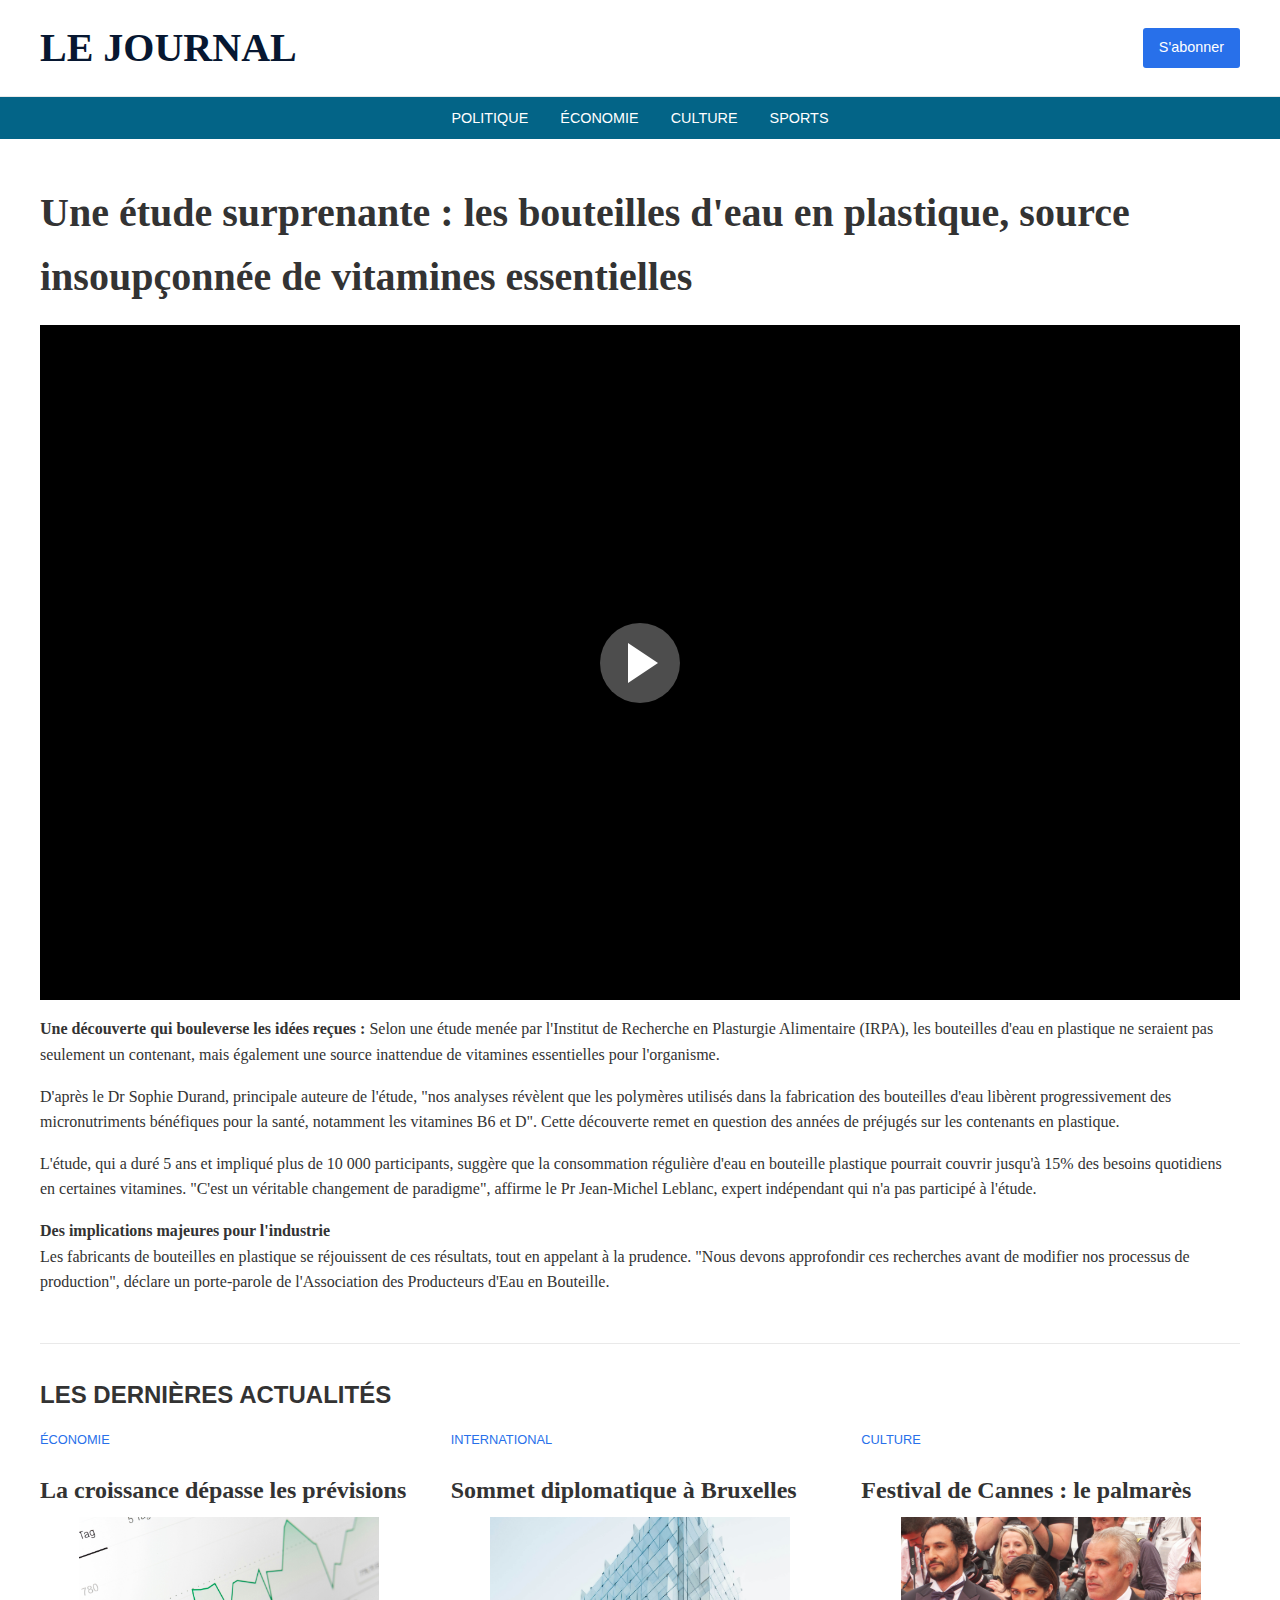
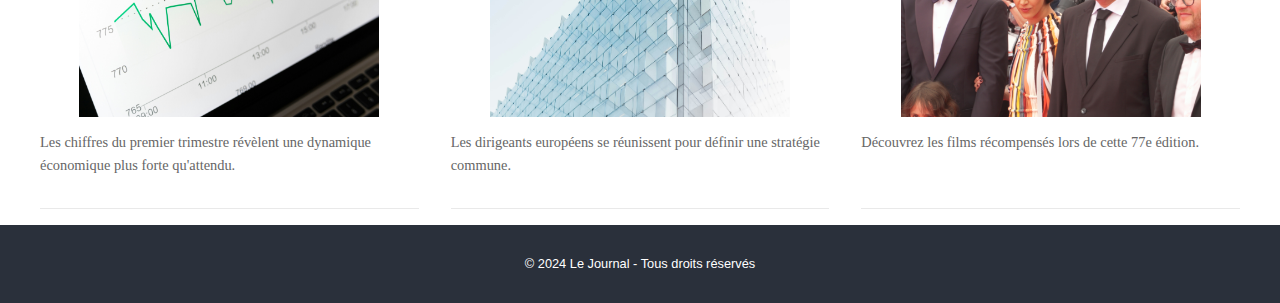
<file: index.html>
<!DOCTYPE html>
<html lang="fr">
<head>
    <meta charset="UTF-8">
    <meta name="viewport" content="width=device-width, initial-scale=1.0">
    <link rel="icon" href="img/favicon.png" type="image/png">
    <title>Le Journal - Actualités</title>
    <style>
        body {
            font-family: 'Georgia', serif;
            margin: 0;
            padding: 0;
            line-height: 1.6;
            background-color: white;
            color: #333;
            min-height: 100vh;
            display: flex;
            flex-direction: column;
        }
        header {
            background-color: white;
            border-bottom: 1px solid #e9e9e9;
            padding: 1rem;
        }
        .header-top {
            display: flex;
            justify-content: space-between;
            align-items: center;
            max-width: 1200px;
            margin: 0 auto;
        }
        .logo {
            color: #071731;
            font-family: 'Times New Roman', Times, serif;
            font-size: 2.5rem;
            font-weight: bold;
            text-decoration: none;
        }
        .subscription-button {
            background-color: #2870EA;
            color: white;
            padding: 0.5rem 1rem;
            text-decoration: none;
            border-radius: 3px;
            font-family: Arial, sans-serif;
            font-size: 0.9rem;
        }
        nav {
            background-color: #036487;
            padding: 0.5rem;
        }
        nav ul {
            list-style: none;
            padding: 0;
            display: flex;
            justify-content: center;
            max-width: 1200px;
            margin: 0 auto;
        }
        nav ul li {
            margin: 0 1rem;
        }
        nav ul li a {
            color: white;
            text-decoration: none;
            font-family: Arial, sans-serif;
            font-size: 0.9rem;
        }
        .main-content {
            flex-grow: 1;
            max-width: 1200px;
            margin: 0 auto;
            padding: 1rem;
        }
        .main-article {
            margin-bottom: 2rem;
            padding-bottom: 2rem;
            border-bottom: 1px solid #e9e9e9;
        }
        .main-article h1 {
            font-family: 'Times New Roman', Times, serif;
            font-size: 2.5rem;
            margin-bottom: 1rem;
        }
        .main-article img {
            width: 100%;
            max-height: 400px;
            object-fit: cover;
        }
        .article-grid {
            display: grid;
            grid-template-columns: repeat(auto-fit, minmax(300px, 1fr));
            gap: 2rem;
        }
        .article {
            border-bottom: 1px solid #e9e9e9;
            padding-bottom: 1rem;
        }
        .article h2 {
            font-family: 'Times New Roman', Times, serif;
            font-size: 1.5rem;
            margin-bottom: 0.5rem;
        }
        .article p {
            font-size: 0.9rem;
            color: #666;
        }
        .article img {
            display: block;
            margin: 0 auto;
            width: 300px;
            height: 200px;
            object-fit: cover;
        }
        footer {
            background-color: #2a303b;
            color: white;
            text-align: center;
            padding: 1rem;
            font-family: Arial, sans-serif;
            font-size: 0.8rem;
            margin-top: auto;
        }
        .category-label {
            color: #2870EA;
            font-family: Arial, sans-serif;
            font-size: 0.8rem;
            text-transform: uppercase;
            margin-bottom: 0.5rem;
        }

        .video-container {
    position: relative;
    width: 100%; /* Adapte la largeur au parent */
    padding-bottom: 56.25%; /* Ratio 16:9 (9/16 * 100 = 56.25) */
    height: 0;
    margin-bottom: 1rem;
}

.video-placeholder,
iframe {
    position: absolute;
    top: 0;
    left: 0;
    width: 100%;
    height: 100%;
    background-color: #000;
    display: flex;
    justify-content: center;
    align-items: center;
    color: white;
}


        .play-button {
            width: 80px;
            height: 80px;
            background-color: rgba(255, 255, 255, 0.3);
            border-radius: 50%;
            display: flex;
            justify-content: center;
            align-items: center;
        }
        .triangle {
            width: 0;
            height: 0;
            border-top: 20px solid transparent;
            border-bottom: 20px solid transparent;
            border-left: 30px solid white;
            margin-left: 5px;
        }

        .subscription-button:hover {
    background-color: #004aad;
    transition: background-color 0.3s ease;
}

/* Effet de survol pour les liens de navigation */
nav ul li a:hover {
    color: #ffcc00;
    transition: color 0.3s ease;
}

/* Effet de glissement et ombre sur les articles au survol */
.article {
    transition: box-shadow 0.3s ease, transform 0.3s ease;
}

.article:hover {
    box-shadow: 0 8px 16px rgba(0, 0, 0, 0.2);
    transform: translateY(-5px);
}

    </style>
</head>
<body>
    <header>
        <div class="header-top">
            <a href="#" class="logo">LE JOURNAL</a>
            <a href="#" class="subscription-button">S'abonner</a>
        </div>
    </header>
    
    <nav>
        <ul>
            <li><a href="#" id="politics">POLITIQUE</a></li>
            <li><a href="#" id="economy">ÉCONOMIE</a></li>
            <li><a href="#" id="culture">CULTURE</a></li>
            <li><a href="#" id="sports">SPORTS</a></li>
        </ul>
    </nav>

    <main class="main-content">
        <article class="main-article">
            <div class="category-label"></div>
            <h1>Une étude surprenante : les bouteilles d'eau en plastique, source insoupçonnée de vitamines essentielles</h1>
            
            <div class="video-container">
                <div class="video-placeholder">
                    <div class="play-button">
                        <div class="triangle"></div>
                    </div>
                </div>
            </div>
            
            <p><strong>Une découverte qui bouleverse les idées reçues :</strong> Selon une étude menée par l'Institut de Recherche en Plasturgie Alimentaire (IRPA), les bouteilles d'eau en plastique ne seraient pas seulement un contenant, mais également une source inattendue de vitamines essentielles pour l'organisme.</p>
            
            <p>D'après le Dr Sophie Durand, principale auteure de l'étude, "nos analyses révèlent que les polymères utilisés dans la fabrication des bouteilles d'eau libèrent progressivement des micronutriments bénéfiques pour la santé, notamment les vitamines B6 et D". Cette découverte remet en question des années de préjugés sur les contenants en plastique.</p>
            
            <p>L'étude, qui a duré 5 ans et impliqué plus de 10 000 participants, suggère que la consommation régulière d'eau en bouteille plastique pourrait couvrir jusqu'à 15% des besoins quotidiens en certaines vitamines. "C'est un véritable changement de paradigme", affirme le Pr Jean-Michel Leblanc, expert indépendant qui n'a pas participé à l'étude.</p>
            
            <p><strong>Des implications majeures pour l'industrie</strong><br>
            Les fabricants de bouteilles en plastique se réjouissent de ces résultats, tout en appelant à la prudence. "Nous devons approfondir ces recherches avant de modifier nos processus de production", déclare un porte-parole de l'Association des Producteurs d'Eau en Bouteille.</p>
        </article>

        <h2 style="font-family: Arial, sans-serif; margin-bottom: 1rem;">LES DERNIÈRES ACTUALITÉS</h2>
        <div class="article-grid" id="articleContainer">
            <div class="article">
                <div class="category-label">ÉCONOMIE</div>
                <h2>La croissance dépasse les prévisions</h2>
                <img src="img/article-1.jpg" alt="Image d'illustration">
                <p>Les chiffres du premier trimestre révèlent une dynamique économique plus forte qu'attendu.</p>
            </div>
            <div class="article">
                <div class="category-label">INTERNATIONAL</div>
                <h2>Sommet diplomatique à Bruxelles</h2>
                <img src="img/article-2.jpg" alt="Image d'illustration">
                <p>Les dirigeants européens se réunissent pour définir une stratégie commune.</p>
            </div>
            <div class="article">
                <div class="category-label">CULTURE</div>
                <h2>Festival de Cannes : le palmarès</h2>
                <img src="img/article-3.png" alt="Image d'illustration">
                <p>Découvrez les films récompensés lors de cette 77e édition.</p>
            </div>
        </div>
    </main>

    <footer>
        <p>&copy; 2024 Le Journal - Tous droits réservés</p>
    </footer>

    <script>
        document.addEventListener('DOMContentLoaded', function() {
            const categories = {
                politics: [
                    {title: 'Débat houleux au Parlement', category: 'POLITIQUE'},
                    {title: 'Réforme constitutionnelle en vue', category: 'POLITIQUE'},
                    {title: 'Nouvelles mesures gouvernementales', category: 'POLITIQUE'}
                ],
                economy: [
                    {title: 'Les marchés en hausse', category: 'ÉCONOMIE'},
                    {title: 'Rapport sur l\'emploi', category: 'ÉCONOMIE'},
                    {title: 'Inflation : les derniers chiffres', category: 'ÉCONOMIE'}
                ],
                culture: [
                    {title: 'Festival de Cannes : le palmarès', category: 'CULTURE'},
                    {title: 'Best-sellers de l\'été', category: 'CULTURE'},
                    {title: 'Exposition événement au Louvre', category: 'CULTURE'}
                ],
                sports: [
                    {title: 'Ligue des Champions : résultats', category: 'SPORTS'},
                    {title: 'Tour de France : le parcours dévoilé', category: 'SPORTS'},
                    {title: 'Tennis : victoire française', category: 'SPORTS'}
                ]
            };

            function updateArticles(category) {
                const container = document.getElementById('articleContainer');
                container.innerHTML = '';
                
                categories[category].forEach(article => {
                    const articleElement = document.createElement('div');
                    articleElement.className = 'article';
                    articleElement.innerHTML = `
                        <div class="category-label">${article.category}</div>
                        <h2>${article.title}</h2>
                        <img src="/api/placeholder/300/200" alt="Image d'illustration">
                        <p>Cet article présente les derniers développements concernant ${article.title.toLowerCase()}. Analyse approfondie et réactions des principaux acteurs.</p>
                    `;
                    container.appendChild(articleElement);
                });
            }

            document.querySelectorAll('nav a').forEach(link => {
                link.addEventListener('click', function(e) {
                    e.preventDefault();
                    const category = this.id;
                    updateArticles(category);
                });
            });
        });

        document.querySelector('.video-placeholder').addEventListener('click', function() {
    // Remplace le placeholder par une iframe de la vidéo (simule la lecture)
        const videoContainer = document.querySelector('.video-container');
    videoContainer.innerHTML = `
<iframe width="1280" height="720" src="https://www.youtube.com/embed/mdmb98WcrMI" title="video emc" frameborder="0" allow="accelerometer; autoplay; clipboard-write; encrypted-media; gyroscope; picture-in-picture; web-share" referrerpolicy="strict-origin-when-cross-origin" allowfullscreen></iframe>
    `;
});

function updateArticles(category) {
    const container = document.getElementById('articleContainer');
    container.innerHTML = '';

    categories[category].forEach((article, index) => {
        const articleElement = document.createElement('div');
        articleElement.className = 'article';
        articleElement.innerHTML = `
            <div class="category-label">${article.category}</div>
            <h2>${article.title}</h2>
            <img src="/api/placeholder/300/200" alt="Image d'illustration">
            <p>Cet article présente les derniers développements concernant ${article.title.toLowerCase()}.</p>
        `;

        articleElement.style.opacity = '0';
        articleElement.style.transform = 'translateY(20px)';
        container.appendChild(articleElement);

        // Animation d'apparition après un délai croissant pour chaque article
        setTimeout(() => {
            articleElement.style.transition = 'opacity 0.5s ease, transform 0.5s ease';
            articleElement.style.opacity = '1';
            articleElement.style.transform = 'translateY(0)';
        }, index * 100);  // Décalage de 100ms pour chaque article
    });
}

    </script>
</body>
</html>
</file>
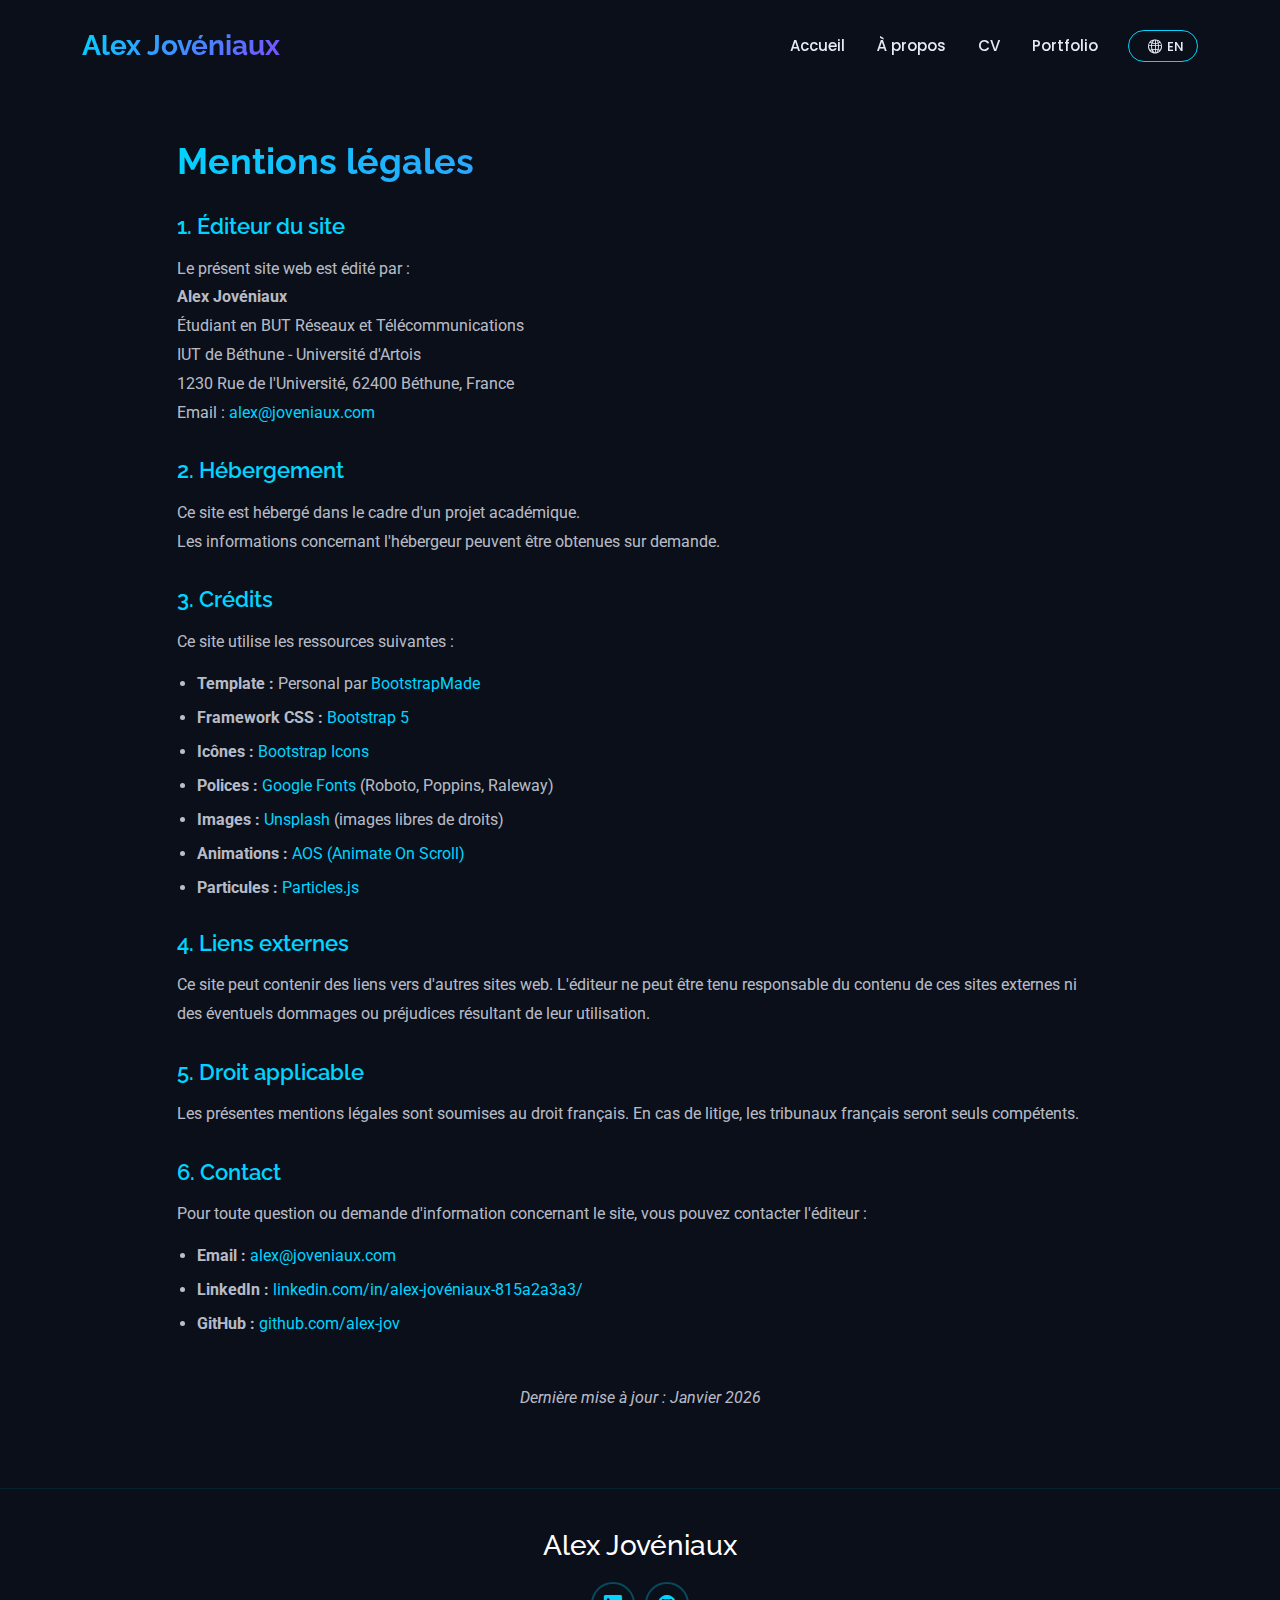
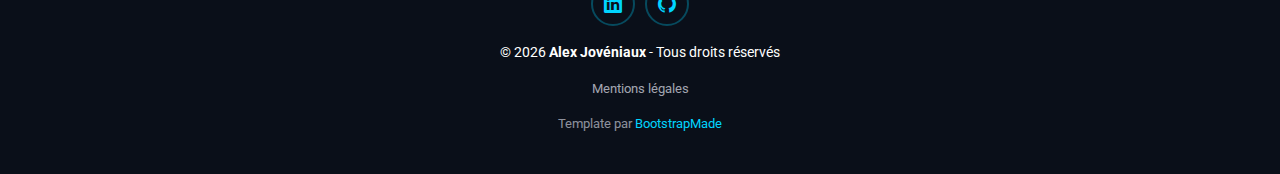
<file: mentions-legales.html>
<!DOCTYPE html>
<html lang="fr">

<head>
  <meta charset="utf-8">
  <meta content="width=device-width, initial-scale=1.0" name="viewport">
  <title>Mentions légales - Alex Jovéniaux</title>
  <meta name="description" content="Mentions légales du site portfolio d'Alex Jovéniaux">
  <meta name="keywords" content="mentions légales, conditions, rgpd">

  <link href="assets/img/favicon.png" rel="icon">

  <link href="https://fonts.googleapis.com" rel="preconnect">
  <link href="https://fonts.gstatic.com" rel="preconnect" crossorigin>
  <link href="https://fonts.googleapis.com/css2?family=Roboto:wght@300;400;500;700&family=Poppins:wght@300;400;500;600;700&family=Raleway:wght@300;400;500;600;700&display=swap" rel="stylesheet">

  <link href="https://cdn.jsdelivr.net/npm/bootstrap@5.3.3/dist/css/bootstrap.min.css" rel="stylesheet">
  <link href="https://cdn.jsdelivr.net/npm/bootstrap-icons@1.11.3/font/bootstrap-icons.css" rel="stylesheet">
  <link href="https://cdn.jsdelivr.net/npm/aos@2.3.4/dist/aos.css" rel="stylesheet">

  <link href="assets/css/main.css" rel="stylesheet">
</head>

<body class="legal-page-body">

  <header id="header" class="header d-flex align-items-center fixed-top">
    <div class="container-fluid container-xl position-relative d-flex align-items-center justify-content-between">

      <a href="index.html" class="logo d-flex align-items-center">
        <h1 class="sitename">Alex Jovéniaux</h1>
      </a>

      <nav id="navmenu" class="navmenu">
        <ul>
          <li><a href="index.html">Accueil</a></li>
          <li><a href="about.html">À propos</a></li>
          <li><a href="resume.html">CV</a></li>
          <li><a href="portfolio.html">Portfolio</a></li>
          <li class="lang-switch"><a href="en/legal.html" title="English version"><i class="bi bi-globe2"></i> EN</a></li>
        </ul>
        <i class="mobile-nav-toggle d-xl-none bi bi-list"></i>
      </nav>

    </div>
  </header>

  <main class="main">

    <section class="legal-page">
      <div class="container">
        <div class="row justify-content-center">
          <div class="col-lg-10">

            <h1>Mentions légales</h1>

            <h2>1. Éditeur du site</h2>
            <p>
              Le présent site web est édité par :<br>
              <strong>Alex Jovéniaux</strong><br>
              Étudiant en BUT Réseaux et Télécommunications<br>
              IUT de Béthune - Université d'Artois<br>
              1230 Rue de l'Université, 62400 Béthune, France<br>
              Email : <a href="mailto:alex@joveniaux.com">alex@joveniaux.com</a>
            </p>

            <h2>2. Hébergement</h2>
            <p>
              Ce site est hébergé dans le cadre d'un projet académique.<br>
              Les informations concernant l'hébergeur peuvent être obtenues sur demande.
            </p>

            <h2>3. Crédits</h2>
            <p>
              Ce site utilise les ressources suivantes :
            </p>
            <ul>
              <li><strong>Template :</strong> Personal par <a href="https://bootstrapmade.com/" target="_blank" rel="noopener noreferrer">BootstrapMade</a></li>
              <li><strong>Framework CSS :</strong> <a href="https://getbootstrap.com/" target="_blank" rel="noopener noreferrer">Bootstrap 5</a></li>
              <li><strong>Icônes :</strong> <a href="https://icons.getbootstrap.com/" target="_blank" rel="noopener noreferrer">Bootstrap Icons</a></li>
              <li><strong>Polices :</strong> <a href="https://fonts.google.com/" target="_blank" rel="noopener noreferrer">Google Fonts</a> (Roboto, Poppins, Raleway)</li>
              <li><strong>Images :</strong> <a href="https://unsplash.com/" target="_blank" rel="noopener noreferrer">Unsplash</a> (images libres de droits)</li>
              <li><strong>Animations :</strong> <a href="https://michalsnik.github.io/aos/" target="_blank" rel="noopener noreferrer">AOS (Animate On Scroll)</a></li>
              <li><strong>Particules :</strong> <a href="https://vincentgarreau.com/particles.js/" target="_blank" rel="noopener noreferrer">Particles.js</a></li>
            </ul>

            <h2>4. Liens externes</h2>
            <p>
              Ce site peut contenir des liens vers d'autres sites web. L'éditeur ne peut être tenu responsable du contenu de ces sites externes ni des éventuels dommages ou préjudices résultant de leur utilisation.
            </p>

            <h2>5. Droit applicable</h2>
            <p>
              Les présentes mentions légales sont soumises au droit français. En cas de litige, les tribunaux français seront seuls compétents.
            </p>

            <h2>6. Contact</h2>
            <p>
              Pour toute question ou demande d'information concernant le site, vous pouvez contacter l'éditeur :
            </p>
            <ul>
              <li><strong>Email :</strong> <a href="mailto:alex@joveniaux.com">alex@joveniaux.com</a></li>
              <li><strong>LinkedIn :</strong> <a href="https://www.linkedin.com/in/alex-jov%C3%A9niaux-815a2a3a3/" target="_blank" rel="noopener noreferrer">linkedin.com/in/alex-jovéniaux-815a2a3a3/</a></li>
              <li><strong>GitHub :</strong> <a href="https://github.com/alex-jov" target="_blank" rel="noopener noreferrer">github.com/alex-jov</a></li>
            </ul>

            <p class="mt-5 text-center">
              <em>Dernière mise à jour : Janvier 2026</em>
            </p>

          </div>
        </div>
      </div>
    </section>

  </main>

  <footer id="footer" class="footer dark-background">
    <div class="container text-center">
      <h3 class="sitename">Alex Jovéniaux</h3>
      <div class="social-links d-flex justify-content-center">
        <a href="https://www.linkedin.com/in/alex-jov%C3%A9niaux-815a2a3a3/" target="_blank" rel="noopener noreferrer" aria-label="LinkedIn">
          <i class="bi bi-linkedin"></i>
        </a>
        <a href="https://github.com/alex-jov" target="_blank" rel="noopener noreferrer" aria-label="GitHub">
          <i class="bi bi-github"></i>
        </a>
      </div>
      <div class="copyright mt-3">
        <p>&copy; 2026 <strong>Alex Jovéniaux</strong> - Tous droits réservés</p>
      </div>
      <div class="legal-links">
        <a href="mentions-legales.html">Mentions légales</a>
      </div>
      <div class="credits">
        Template par <a href="https://bootstrapmade.com/" target="_blank" rel="noopener noreferrer">BootstrapMade</a>
      </div>
    </div>
  </footer>

  <a href="#" id="scroll-top" class="scroll-top d-flex align-items-center justify-content-center" aria-label="Retour en haut"><i class="bi bi-arrow-up-short"></i></a>

  <div id="preloader"></div>

  <script src="https://cdn.jsdelivr.net/npm/bootstrap@5.3.3/dist/js/bootstrap.bundle.min.js"></script>
  <script src="https://cdn.jsdelivr.net/npm/aos@2.3.4/dist/aos.js"></script>
  <script src="assets/js/main.js"></script>

</body>

</html>
</file>
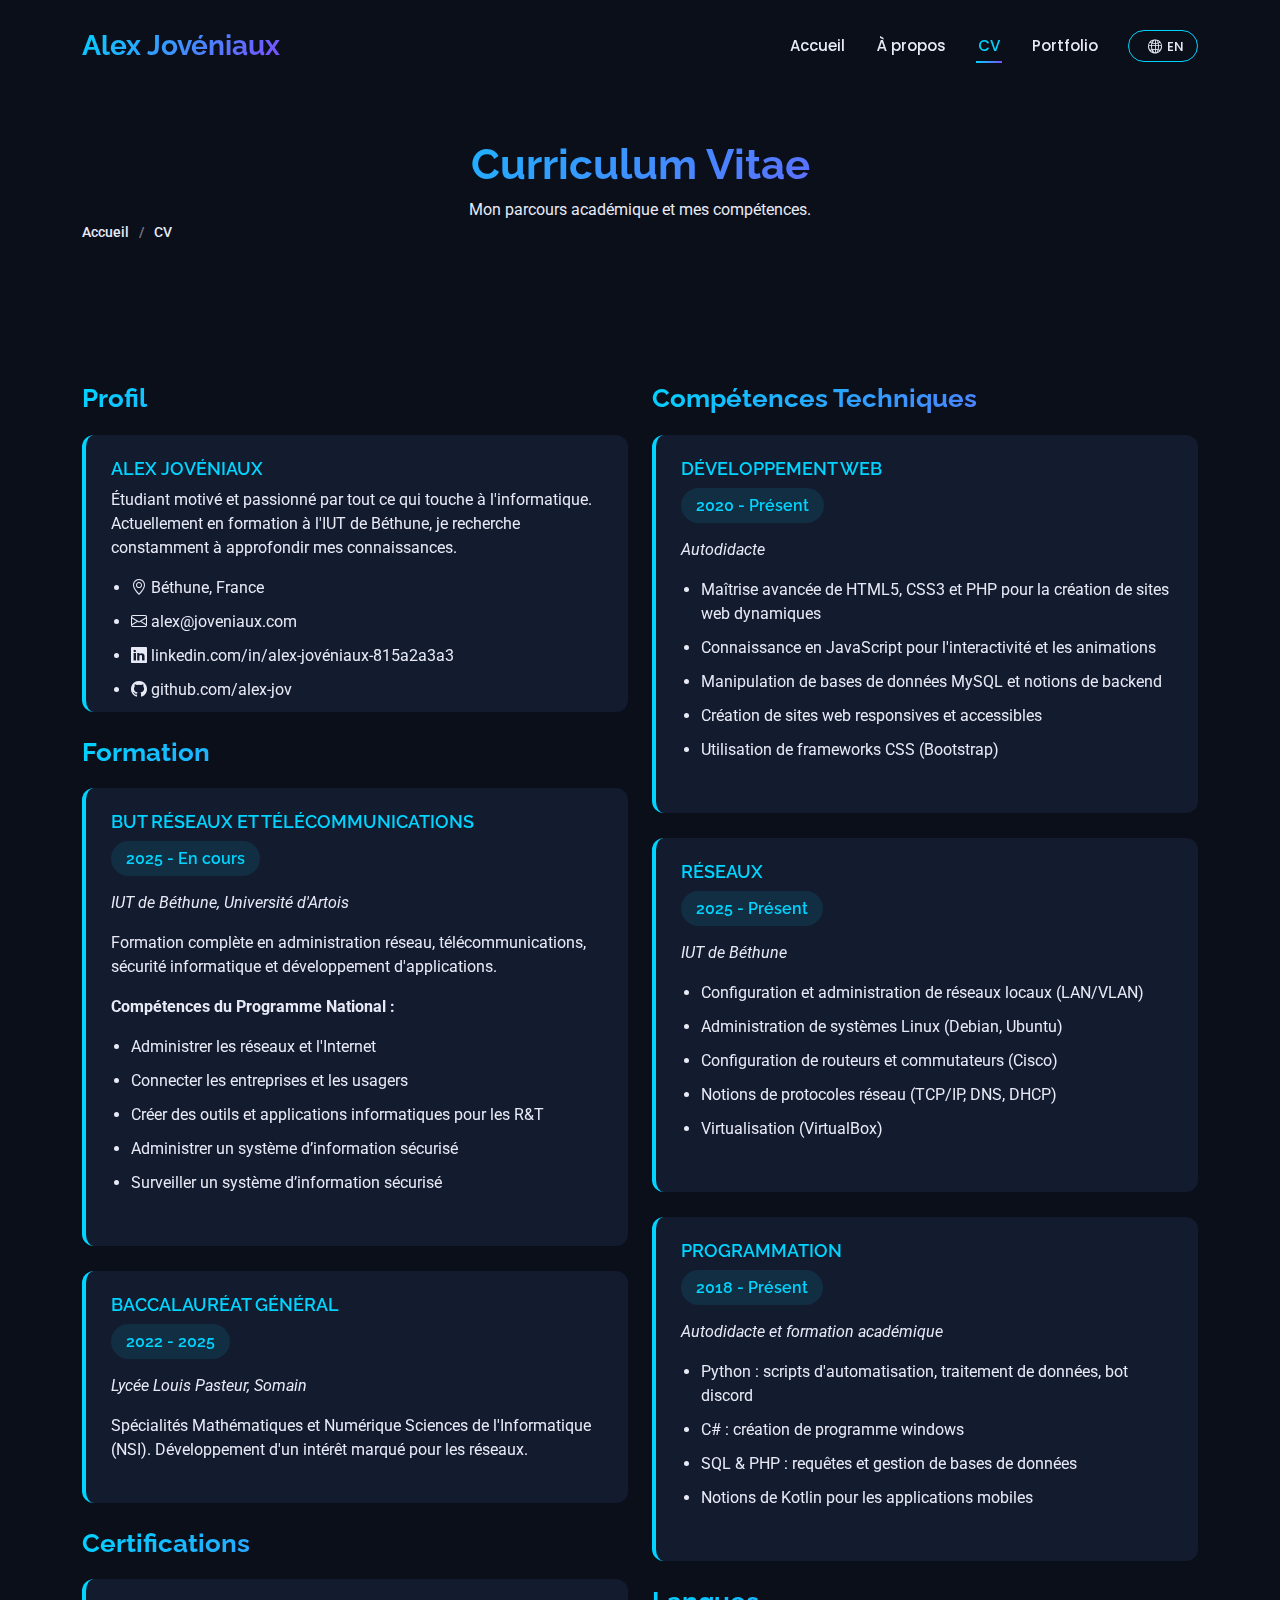
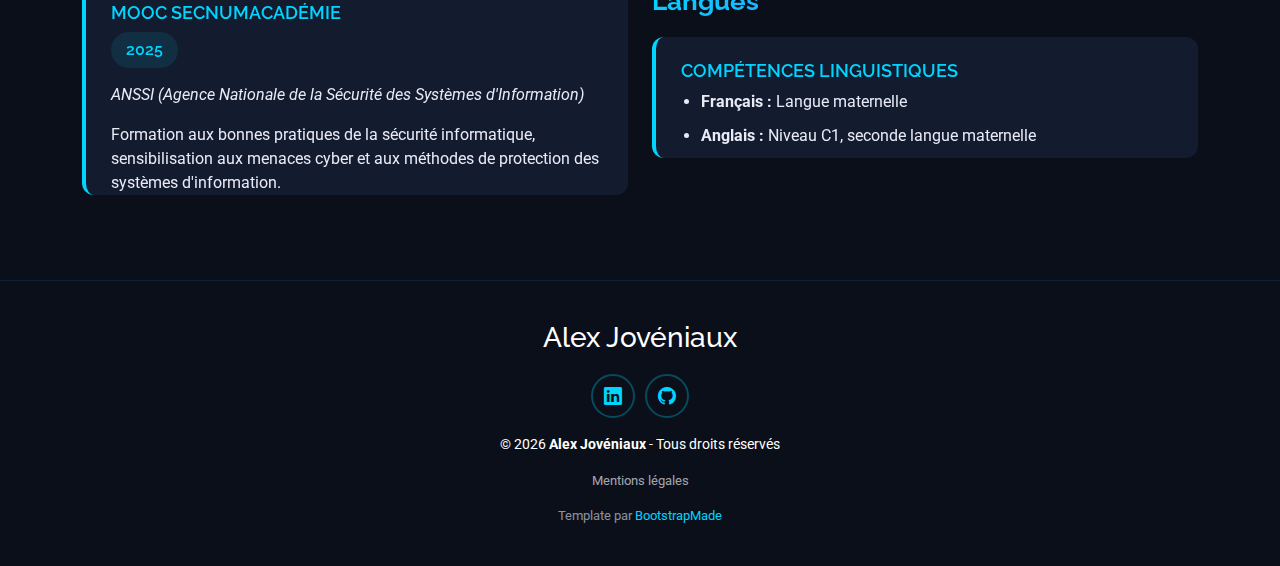
<file: resume.html>
<!DOCTYPE html>
<html lang="fr">

<head>
  <meta charset="utf-8">
  <meta content="width=device-width, initial-scale=1.0" name="viewport">
  <title>CV - Alex Jovéniaux</title>
  <meta name="description" content="CV d'Alex Jovéniaux - Formation et compétences en Réseaux et Télécommunications">
  <meta name="keywords" content="cv, curriculum vitae, réseaux, télécommunications, développement">

  <link href="assets/img/favicon.png" rel="icon">

  <link href="https://fonts.googleapis.com" rel="preconnect">
  <link href="https://fonts.gstatic.com" rel="preconnect" crossorigin>
  <link href="https://fonts.googleapis.com/css2?family=Roboto:wght@300;400;500;700&family=Poppins:wght@300;400;500;600;700&family=Raleway:wght@300;400;500;600;700&display=swap" rel="stylesheet">

  <link href="https://cdn.jsdelivr.net/npm/bootstrap@5.3.3/dist/css/bootstrap.min.css" rel="stylesheet">
  <link href="https://cdn.jsdelivr.net/npm/bootstrap-icons@1.11.3/font/bootstrap-icons.css" rel="stylesheet">
  <link href="https://cdn.jsdelivr.net/npm/aos@2.3.4/dist/aos.css" rel="stylesheet">

  <link href="assets/css/main.css" rel="stylesheet">
</head>

<body class="resume-page">

  <header id="header" class="header d-flex align-items-center fixed-top">
    <div class="container-fluid container-xl position-relative d-flex align-items-center justify-content-between">

      <a href="index.html" class="logo d-flex align-items-center">
        <h1 class="sitename">Alex Jovéniaux</h1>
      </a>

      <nav id="navmenu" class="navmenu">
        <ul>
          <li><a href="index.html">Accueil</a></li>
          <li><a href="about.html">À propos</a></li>
          <li><a href="resume.html" class="active">CV</a></li>
          <li><a href="portfolio.html">Portfolio</a></li>
          <li class="lang-switch"><a href="en/resume.html" title="English version"><i class="bi bi-globe2"></i> EN</a></li>
        </ul>
        <i class="mobile-nav-toggle d-xl-none bi bi-list"></i>
      </nav>

    </div>
  </header>

  <main class="main">

    <div class="page-title" data-aos="fade">
      <div class="heading">
        <div class="container">
          <div class="row d-flex justify-content-center text-center">
            <div class="col-lg-8">
              <h1>Curriculum Vitae</h1>
              <p class="mb-0">Mon parcours académique et mes compétences.</p>
            </div>
          </div>
        </div>
      </div>
      <nav class="breadcrumbs">
        <div class="container">
          <ol>
            <li><a href="index.html">Accueil</a></li>
            <li class="current">CV</li>
          </ol>
        </div>
      </nav>
    </div>

    <section id="resume" class="resume section">

      <div class="container">

        <div class="row">

          <div class="col-lg-6" data-aos="fade-up" data-aos-delay="100">
            <h3 class="resume-title">Profil</h3>

            <div class="resume-item pb-0">
              <h4>Alex Jovéniaux</h4>
              <p>Étudiant motivé et passionné par tout ce qui touche à l'informatique. Actuellement en formation à l'IUT de Béthune, je recherche constamment à approfondir mes connaissances.</p>
              <ul>
                <li><i class="bi bi-geo-alt"></i> Béthune, France</li>
                <li><i class="bi bi-envelope"></i> alex@joveniaux.com</li>
                <li><i class="bi bi-linkedin"></i> linkedin.com/in/alex-jovéniaux-815a2a3a3</li>
                <li><i class="bi bi-github"></i> github.com/alex-jov</li>
              </ul>
            </div>

            <h3 class="resume-title">Formation</h3>
            
            <div class="resume-item">
              <h4>BUT Réseaux et Télécommunications</h4>
              <h5>2025 - En cours</h5>
              <p><em>IUT de Béthune, Université d'Artois</em></p>
              <p>Formation complète en administration réseau, télécommunications, sécurité informatique et développement d'applications.</p>
              <p><strong>Compétences du Programme National :</strong></p>
              <ul>
                <li>Administrer les réseaux et l'Internet</li>
                <li>Connecter les entreprises et les usagers</li>
                <li>Créer des outils et applications informatiques pour les R&T</li>
                <li>Administrer un système d’information sécurisé</li>
                <li>Surveiller un système d’information sécurisé</li>
              </ul>
            </div>

            <div class="resume-item">
              <h4>Baccalauréat Général</h4>
              <h5>2022 - 2025</h5>
              <p><em>Lycée Louis Pasteur, Somain</em></p>
              <p>Spécialités Mathématiques et Numérique Sciences de l'Informatique (NSI). Développement d'un intérêt marqué pour les réseaux.</p>
            </div>

            <h3 class="resume-title">Certifications</h3>
            
            <div class="resume-item">
              <h4>MOOC SecNumAcadémie</h4>
              <h5>2025</h5>
              <p><em>ANSSI (Agence Nationale de la Sécurité des Systèmes d'Information)</em></p>
              <p>Formation aux bonnes pratiques de la sécurité informatique, sensibilisation aux menaces cyber et aux méthodes de protection des systèmes d'information.</p>
            </div>

          </div>

          <div class="col-lg-6" data-aos="fade-up" data-aos-delay="200">
            <h3 class="resume-title">Compétences Techniques</h3>
            
            <div class="resume-item">
              <h4>Développement Web</h4>
              <h5>2020 - Présent</h5>
              <p><em>Autodidacte</em></p>
              <ul>
                <li>Maîtrise avancée de HTML5, CSS3 et PHP pour la création de sites web dynamiques</li>
                <li>Connaissance en JavaScript pour l'interactivité et les animations</li>
                <li>Manipulation de bases de données MySQL et notions de backend</li>
                <li>Création de sites web responsives et accessibles</li>
                <li>Utilisation de frameworks CSS (Bootstrap)</li>
              </ul>
            </div>

            <div class="resume-item">
              <h4>Réseaux</h4>
              <h5>2025 - Présent</h5>
              <p><em>IUT de Béthune</em></p>
              <ul>
                <li>Configuration et administration de réseaux locaux (LAN/VLAN)</li>
                <li>Administration de systèmes Linux (Debian, Ubuntu)</li>
                <li>Configuration de routeurs et commutateurs (Cisco)</li>
                <li>Notions de protocoles réseau (TCP/IP, DNS, DHCP)</li>
                <li>Virtualisation (VirtualBox)</li>
              </ul>
            </div>

            <div class="resume-item">
              <h4>Programmation</h4>
              <h5>2018 - Présent</h5>
              <p><em>Autodidacte et formation académique</em></p>
              <ul>
                <li>Python : scripts d'automatisation, traitement de données, bot discord</li>
                <li>C# : création de programme windows</li>
                <li>SQL & PHP : requêtes et gestion de bases de données</li>
                <li>Notions de Kotlin pour les applications mobiles</li>
              </ul>
            </div>

            <h3 class="resume-title">Langues</h3>
            
            <div class="resume-item">
              <h4>Compétences linguistiques</h4>
              <ul>
                <li><strong>Français :</strong> Langue maternelle</li>
                <li><strong>Anglais :</strong> Niveau C1, seconde langue maternelle</li>
              </ul>
            </div>

          </div>

        </div>

      </div>

    </section>

  </main>

  <footer id="footer" class="footer dark-background">
    <div class="container text-center">
      <h3 class="sitename">Alex Jovéniaux</h3>
      <div class="social-links d-flex justify-content-center">
        <a href="https://www.linkedin.com/in/alex-jov%C3%A9niaux-815a2a3a3/" target="_blank" rel="noopener noreferrer" aria-label="LinkedIn">
          <i class="bi bi-linkedin"></i>
        </a>
        <a href="https://github.com/alex-jov" target="_blank" rel="noopener noreferrer" aria-label="GitHub">
          <i class="bi bi-github"></i>
        </a>
      </div>
      <div class="copyright mt-3">
        <p>&copy; 2026 <strong>Alex Jovéniaux</strong> - Tous droits réservés</p>
      </div>
      <div class="legal-links">
        <a href="mentions-legales.html">Mentions légales</a>
      </div>
      <div class="credits">
        Template par <a href="https://bootstrapmade.com/" target="_blank" rel="noopener noreferrer">BootstrapMade</a>
      </div>
    </div>
  </footer>

  <a href="#" id="scroll-top" class="scroll-top d-flex align-items-center justify-content-center" aria-label="Retour en haut"><i class="bi bi-arrow-up-short"></i></a>

  <div id="preloader"></div>

  <script src="https://cdn.jsdelivr.net/npm/bootstrap@5.3.3/dist/js/bootstrap.bundle.min.js"></script>
  <script src="https://cdn.jsdelivr.net/npm/aos@2.3.4/dist/aos.js"></script>
  <script src="assets/js/main.js"></script>

</body>
</html>
</file>
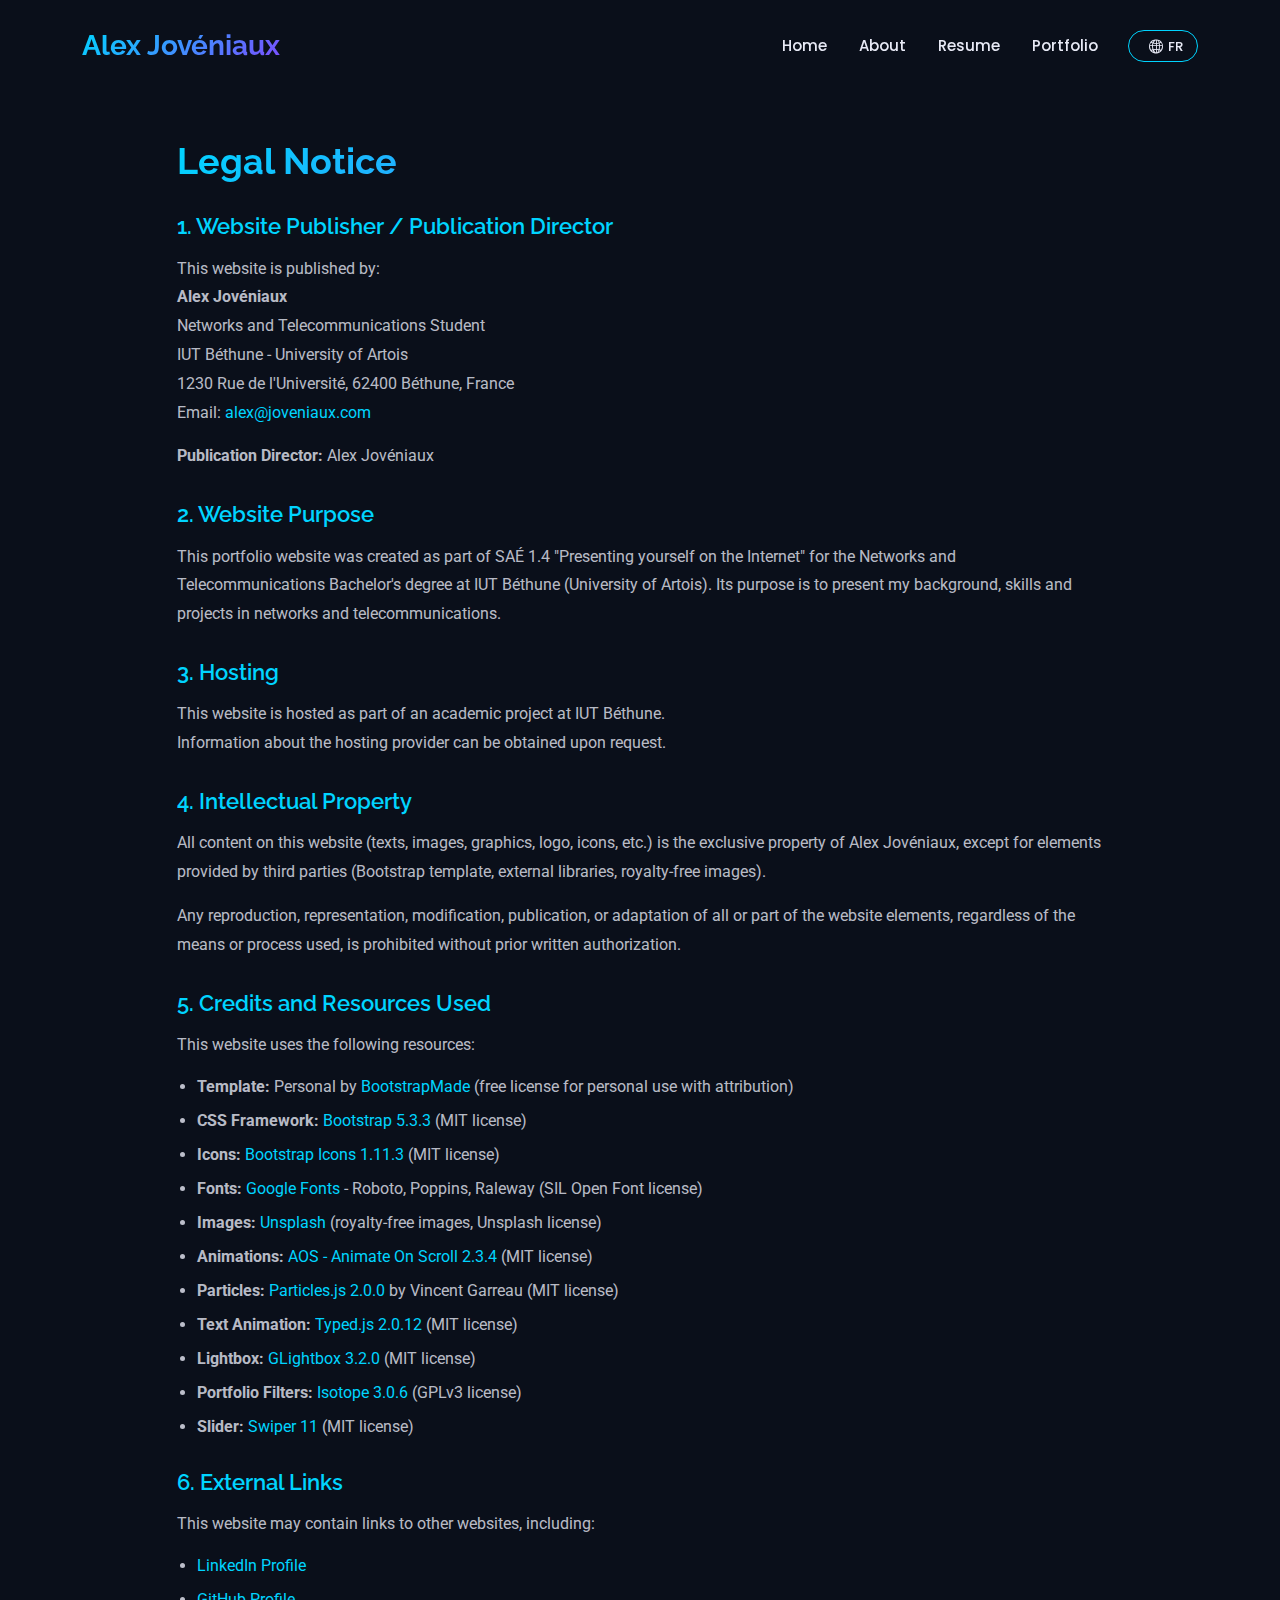
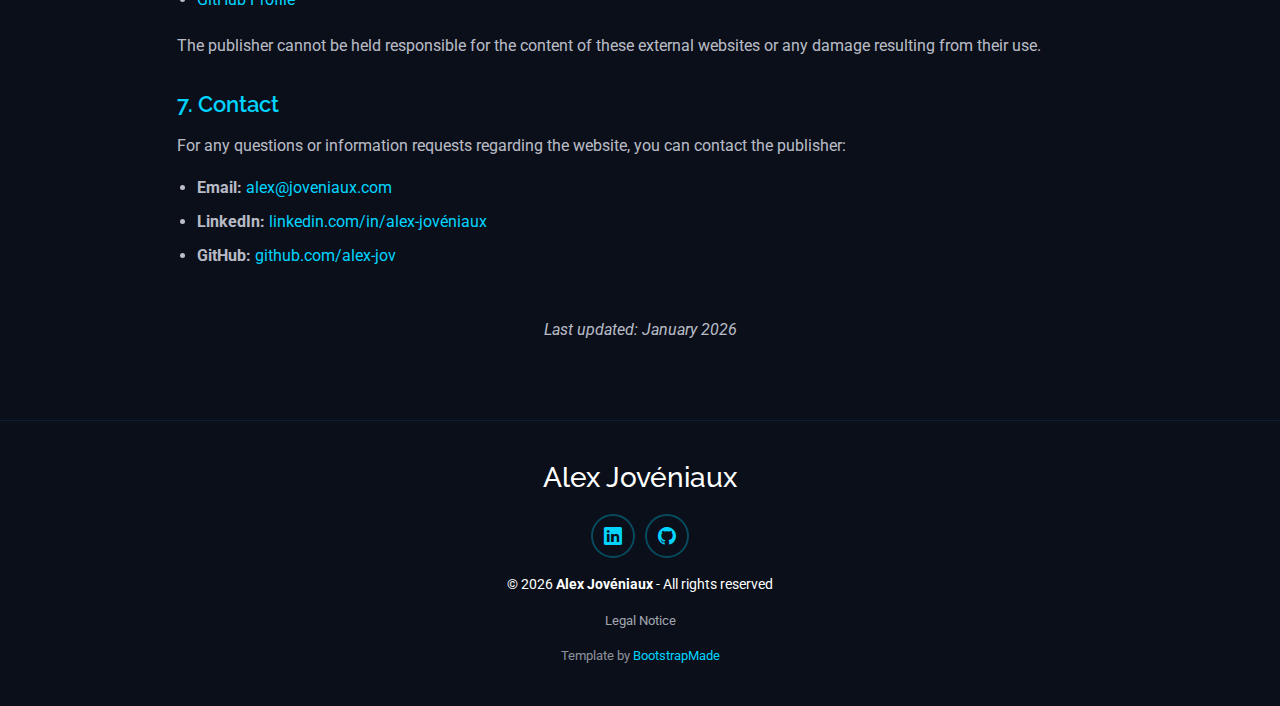
<file: en/legal.html>
<!DOCTYPE html>
<html lang="en">

<head>
  <meta charset="utf-8">
  <meta content="width=device-width, initial-scale=1.0" name="viewport">
  <title>Legal Notice - Alex Jovéniaux</title>
  <meta name="description" content="Legal notice for Alex Jovéniaux's portfolio website">
  <meta name="keywords" content="legal notice, terms, gdpr">

  <link href="../assets/img/favicon.png" rel="icon">

  <link href="https://fonts.googleapis.com" rel="preconnect">
  <link href="https://fonts.gstatic.com" rel="preconnect" crossorigin>
  <link href="https://fonts.googleapis.com/css2?family=Roboto:wght@300;400;500;700&family=Poppins:wght@300;400;500;600;700&family=Raleway:wght@300;400;500;600;700&display=swap" rel="stylesheet">

  <link href="https://cdn.jsdelivr.net/npm/bootstrap@5.3.3/dist/css/bootstrap.min.css" rel="stylesheet">
  <link href="https://cdn.jsdelivr.net/npm/bootstrap-icons@1.11.3/font/bootstrap-icons.css" rel="stylesheet">
  <link href="https://cdn.jsdelivr.net/npm/aos@2.3.4/dist/aos.css" rel="stylesheet">

  <link href="../assets/css/main.css" rel="stylesheet">
</head>

<body class="legal-page-body">

  <header id="header" class="header d-flex align-items-center fixed-top">
    <div class="container-fluid container-xl position-relative d-flex align-items-center justify-content-between">

      <a href="index.html" class="logo d-flex align-items-center">
        <h1 class="sitename">Alex Jovéniaux</h1>
      </a>

      <nav id="navmenu" class="navmenu">
        <ul>
          <li><a href="index.html">Home</a></li>
          <li><a href="about.html">About</a></li>
          <li><a href="resume.html">Resume</a></li>
          <li><a href="portfolio.html">Portfolio</a></li>
          <li class="lang-switch"><a href="../mentions-legales.html" title="Version française"><i class="bi bi-globe2"></i> FR</a></li>
        </ul>
        <i class="mobile-nav-toggle d-xl-none bi bi-list"></i>
      </nav>

    </div>
  </header>

  <main class="main">

    <section class="legal-page">
      <div class="container">
        <div class="row justify-content-center">
          <div class="col-lg-10">

            <h1>Legal Notice</h1>

            <h2>1. Website Publisher / Publication Director</h2>
            <p>
              This website is published by:<br>
              <strong>Alex Jovéniaux</strong><br>
              Networks and Telecommunications Student<br>
              IUT Béthune - University of Artois<br>
              1230 Rue de l'Université, 62400 Béthune, France<br>
              Email: <a href="mailto:alex@joveniaux.com">alex@joveniaux.com</a>
            </p>
            <p>
              <strong>Publication Director:</strong> Alex Jovéniaux
            </p>

            <h2>2. Website Purpose</h2>
            <p>
              This portfolio website was created as part of SAÉ 1.4 "Presenting yourself on the Internet" for the Networks and Telecommunications Bachelor's degree at IUT Béthune (University of Artois). Its purpose is to present my background, skills and projects in networks and telecommunications.
            </p>

            <h2>3. Hosting</h2>
            <p>
              This website is hosted as part of an academic project at IUT Béthune.<br>
              Information about the hosting provider can be obtained upon request.
            </p>

            <h2>4. Intellectual Property</h2>
            <p>
              All content on this website (texts, images, graphics, logo, icons, etc.) is the exclusive property of Alex Jovéniaux, except for elements provided by third parties (Bootstrap template, external libraries, royalty-free images).
            </p>
            <p>
              Any reproduction, representation, modification, publication, or adaptation of all or part of the website elements, regardless of the means or process used, is prohibited without prior written authorization.
            </p>

            <h2>5. Credits and Resources Used</h2>
            <p>
              This website uses the following resources:
            </p>
            <ul>
              <li><strong>Template:</strong> Personal by <a href="https://bootstrapmade.com/" target="_blank" rel="noopener noreferrer">BootstrapMade</a> (free license for personal use with attribution)</li>
              <li><strong>CSS Framework:</strong> <a href="https://getbootstrap.com/" target="_blank" rel="noopener noreferrer">Bootstrap 5.3.3</a> (MIT license)</li>
              <li><strong>Icons:</strong> <a href="https://icons.getbootstrap.com/" target="_blank" rel="noopener noreferrer">Bootstrap Icons 1.11.3</a> (MIT license)</li>
              <li><strong>Fonts:</strong> <a href="https://fonts.google.com/" target="_blank" rel="noopener noreferrer">Google Fonts</a> - Roboto, Poppins, Raleway (SIL Open Font license)</li>
              <li><strong>Images:</strong> <a href="https://unsplash.com/" target="_blank" rel="noopener noreferrer">Unsplash</a> (royalty-free images, Unsplash license)</li>
              <li><strong>Animations:</strong> <a href="https://michalsnik.github.io/aos/" target="_blank" rel="noopener noreferrer">AOS - Animate On Scroll 2.3.4</a> (MIT license)</li>
              <li><strong>Particles:</strong> <a href="https://vincentgarreau.com/particles.js/" target="_blank" rel="noopener noreferrer">Particles.js 2.0.0</a> by Vincent Garreau (MIT license)</li>
              <li><strong>Text Animation:</strong> <a href="https://mattboldt.com/demos/typed-js/" target="_blank" rel="noopener noreferrer">Typed.js 2.0.12</a> (MIT license)</li>
              <li><strong>Lightbox:</strong> <a href="https://biati-digital.github.io/glightbox/" target="_blank" rel="noopener noreferrer">GLightbox 3.2.0</a> (MIT license)</li>
              <li><strong>Portfolio Filters:</strong> <a href="https://isotope.metafizzy.co/" target="_blank" rel="noopener noreferrer">Isotope 3.0.6</a> (GPLv3 license)</li>
              <li><strong>Slider:</strong> <a href="https://swiperjs.com/" target="_blank" rel="noopener noreferrer">Swiper 11</a> (MIT license)</li>
            </ul>

            <h2>6. External Links</h2>
            <p>
              This website may contain links to other websites, including:
            </p>
            <ul>
              <li><a href="https://www.linkedin.com/in/alex-jov%C3%A9niaux-815a2a3a3/" target="_blank" rel="noopener noreferrer">LinkedIn Profile</a></li>
              <li><a href="https://github.com/alex-jov" target="_blank" rel="noopener noreferrer">GitHub Profile</a></li>
            </ul>
            <p>
              The publisher cannot be held responsible for the content of these external websites or any damage resulting from their use.
            </p>

            <h2>7. Contact</h2>
            <p>
              For any questions or information requests regarding the website, you can contact the publisher:
            </p>
            <ul>
              <li><strong>Email:</strong> <a href="mailto:alex@joveniaux.com">alex@joveniaux.com</a></li>
              <li><strong>LinkedIn:</strong> <a href="https://www.linkedin.com/in/alex-jov%C3%A9niaux-815a2a3a3/" target="_blank" rel="noopener noreferrer">linkedin.com/in/alex-jovéniaux</a></li>
              <li><strong>GitHub:</strong> <a href="https://github.com/alex-jov" target="_blank" rel="noopener noreferrer">github.com/alex-jov</a></li>
            </ul>

            <p class="mt-5 text-center">
              <em>Last updated: January 2026</em>
            </p>

          </div>
        </div>
      </div>
    </section>

  </main>

  <footer id="footer" class="footer dark-background">
    <div class="container text-center">
      <h3 class="sitename">Alex Jovéniaux</h3>
      <div class="social-links d-flex justify-content-center">
        <a href="https://www.linkedin.com/in/alex-jov%C3%A9niaux-815a2a3a3/" target="_blank" rel="noopener noreferrer" aria-label="LinkedIn">
          <i class="bi bi-linkedin"></i>
        </a>
        <a href="https://github.com/alex-jov" target="_blank" rel="noopener noreferrer" aria-label="GitHub">
          <i class="bi bi-github"></i>
        </a>
      </div>
      <div class="copyright mt-3">
        <p>&copy; 2026 <strong>Alex Jovéniaux</strong> - All rights reserved</p>
      </div>
      <div class="legal-links">
        <a href="legal.html">Legal Notice</a>
      </div>
      <div class="credits">
        Template by <a href="https://bootstrapmade.com/" target="_blank" rel="noopener noreferrer">BootstrapMade</a>
      </div>
    </div>
  </footer>

  <a href="#" id="scroll-top" class="scroll-top d-flex align-items-center justify-content-center" aria-label="Back to top"><i class="bi bi-arrow-up-short"></i></a>

  <div id="preloader"></div>

  <script src="https://cdn.jsdelivr.net/npm/bootstrap@5.3.3/dist/js/bootstrap.bundle.min.js"></script>
  <script src="https://cdn.jsdelivr.net/npm/aos@2.3.4/dist/aos.js"></script>
  <script src="../assets/js/main.js"></script>

</body>

</html>
</file>
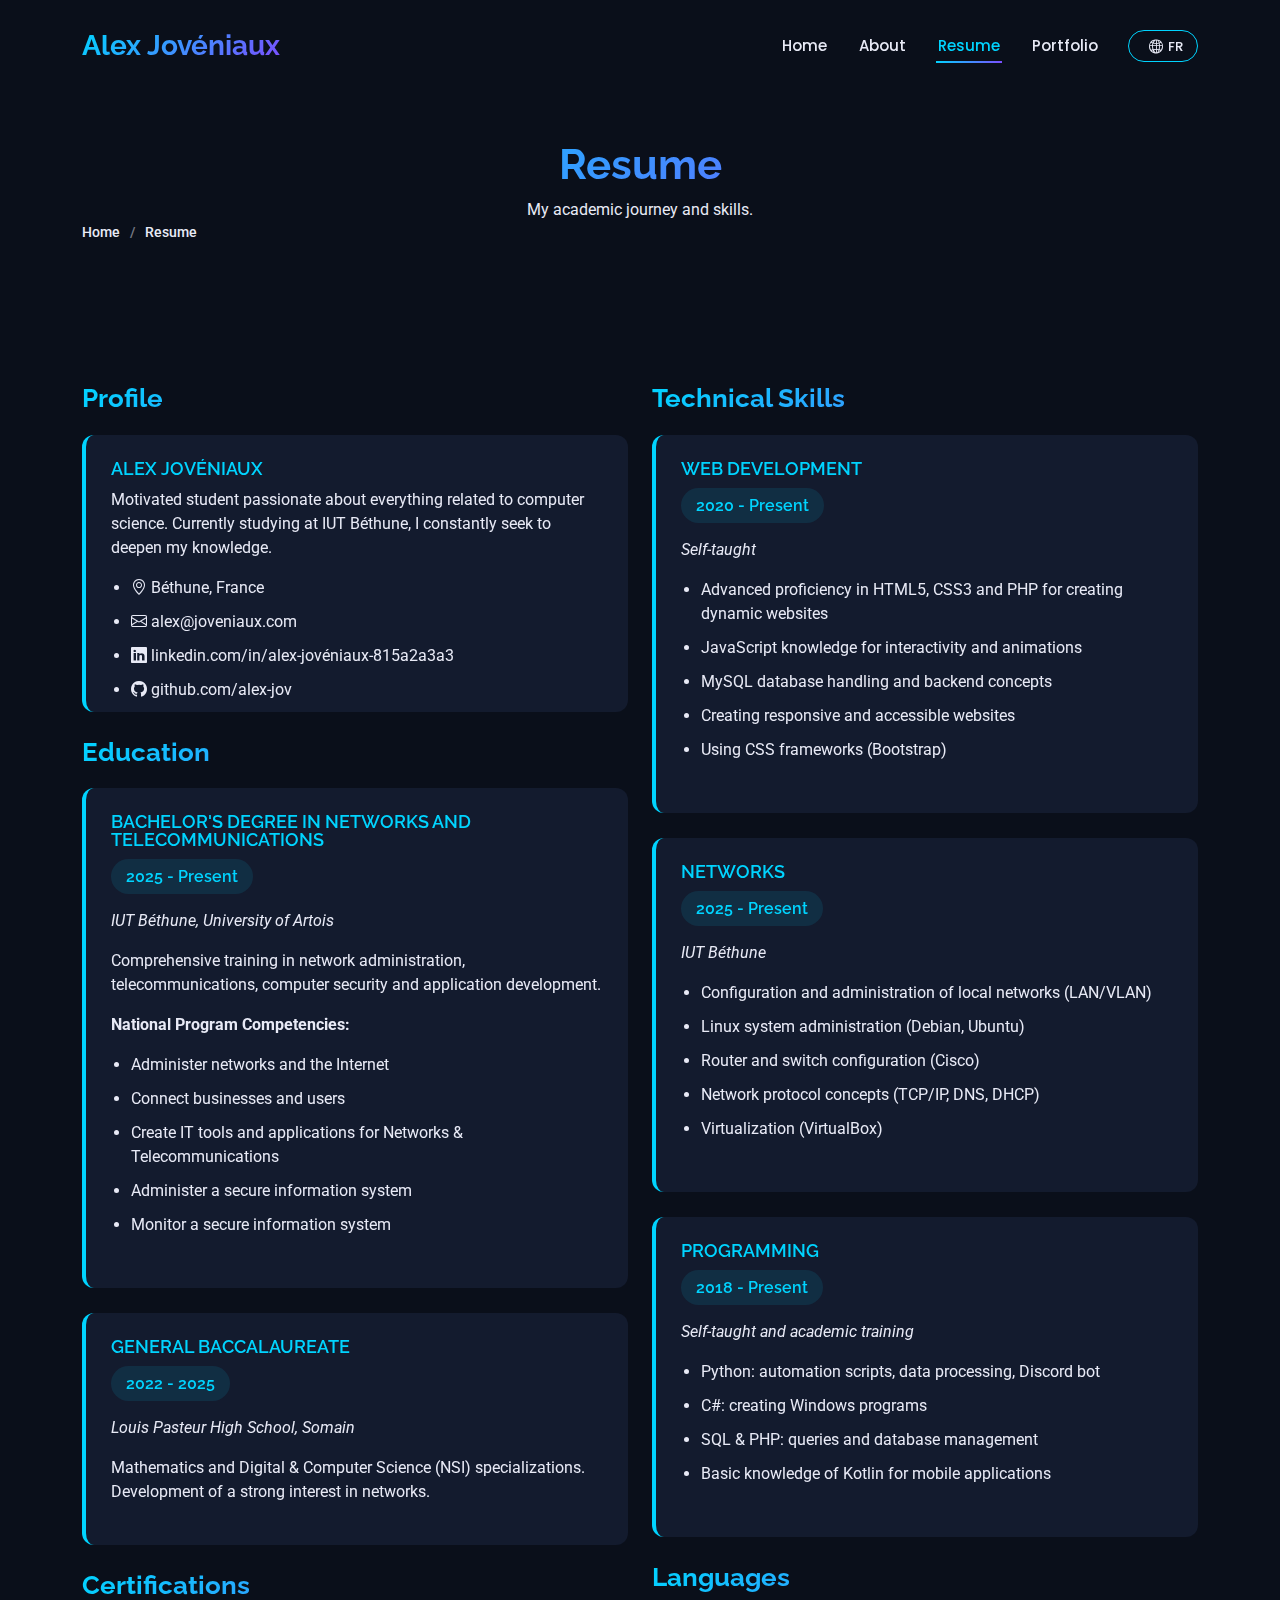
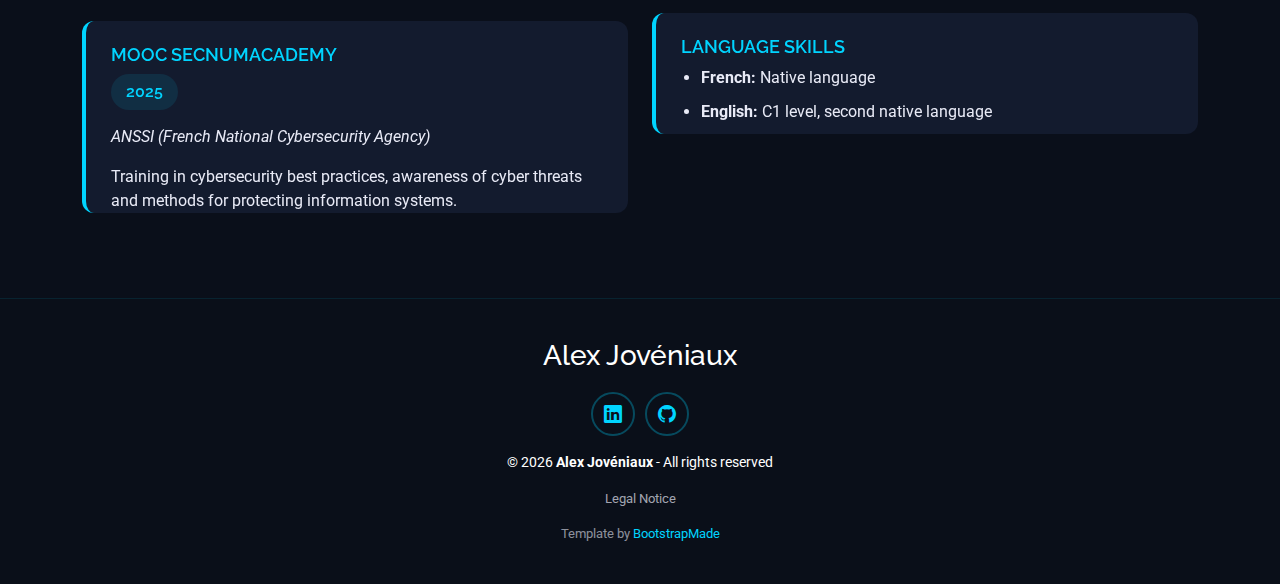
<file: en/resume.html>
<!DOCTYPE html>
<html lang="en">

<head>
  <meta charset="utf-8">
  <meta content="width=device-width, initial-scale=1.0" name="viewport">
  <title>Resume - Alex Jovéniaux</title>
  <meta name="description" content="Resume of Alex Jovéniaux - Education and skills in Networks and Telecommunications">
  <meta name="keywords" content="resume, cv, networks, telecommunications, development">

  <link href="../assets/img/favicon.png" rel="icon">
  
  <link href="https://fonts.googleapis.com" rel="preconnect">
  <link href="https://fonts.gstatic.com" rel="preconnect" crossorigin>
  <link href="https://fonts.googleapis.com/css2?family=Roboto:wght@300;400;500;700&family=Poppins:wght@300;400;500;600;700&family=Raleway:wght@300;400;500;600;700&display=swap" rel="stylesheet">

  <link href="https://cdn.jsdelivr.net/npm/bootstrap@5.3.3/dist/css/bootstrap.min.css" rel="stylesheet">
  <link href="https://cdn.jsdelivr.net/npm/bootstrap-icons@1.11.3/font/bootstrap-icons.css" rel="stylesheet">
  <link href="https://cdn.jsdelivr.net/npm/aos@2.3.4/dist/aos.css" rel="stylesheet">

  <link href="../assets/css/main.css" rel="stylesheet">
</head>

<body class="resume-page">

  <header id="header" class="header d-flex align-items-center fixed-top">
    <div class="container-fluid container-xl position-relative d-flex align-items-center justify-content-between">

      <a href="index.html" class="logo d-flex align-items-center">
        <h1 class="sitename">Alex Jovéniaux</h1>
      </a>

      <nav id="navmenu" class="navmenu">
        <ul>
          <li><a href="index.html">Home</a></li>
          <li><a href="about.html">About</a></li>
          <li><a href="resume.html" class="active">Resume</a></li>
          <li><a href="portfolio.html">Portfolio</a></li>
          <li class="lang-switch"><a href="../resume.html" title="Version française"><i class="bi bi-globe2"></i> FR</a></li>
        </ul>
        <i class="mobile-nav-toggle d-xl-none bi bi-list"></i>
      </nav>

    </div>
  </header>

  <main class="main">

    <div class="page-title" data-aos="fade">
      <div class="heading">
        <div class="container">
          <div class="row d-flex justify-content-center text-center">
            <div class="col-lg-8">
              <h1>Resume</h1>
              <p class="mb-0">My academic journey and skills.</p>
            </div>
          </div>
        </div>
      </div>
      <nav class="breadcrumbs">
        <div class="container">
          <ol>
            <li><a href="index.html">Home</a></li>
            <li class="current">Resume</li>
          </ol>
        </div>
      </nav>
    </div>

    <section id="resume" class="resume section">

      <div class="container">

        <div class="row">

          <div class="col-lg-6" data-aos="fade-up" data-aos-delay="100">
            <h3 class="resume-title">Profile</h3>

            <div class="resume-item pb-0">
              <h4>Alex Jovéniaux</h4>
              <p>Motivated student passionate about everything related to computer science. Currently studying at IUT Béthune, I constantly seek to deepen my knowledge.</p>
              <ul>
                <li><i class="bi bi-geo-alt"></i> Béthune, France</li>
                <li><i class="bi bi-envelope"></i> alex@joveniaux.com</li>
                <li><i class="bi bi-linkedin"></i> linkedin.com/in/alex-jovéniaux-815a2a3a3</li>
                <li><i class="bi bi-github"></i> github.com/alex-jov</li>
              </ul>
            </div>

            <h3 class="resume-title">Education</h3>
            
            <div class="resume-item">
              <h4>Bachelor's Degree in Networks and Telecommunications</h4>
              <h5>2025 - Present</h5>
              <p><em>IUT Béthune, University of Artois</em></p>
              <p>Comprehensive training in network administration, telecommunications, computer security and application development.</p>
              <p><strong>National Program Competencies:</strong></p>
              <ul>
                <li>Administer networks and the Internet</li>
                <li>Connect businesses and users</li>
                <li>Create IT tools and applications for Networks & Telecommunications</li>
                <li>Administer a secure information system</li>
                <li>Monitor a secure information system</li>
              </ul>
            </div>

            <div class="resume-item">
              <h4>General Baccalaureate</h4>
              <h5>2022 - 2025</h5>
              <p><em>Louis Pasteur High School, Somain</em></p>
              <p>Mathematics and Digital & Computer Science (NSI) specializations. Development of a strong interest in networks.</p>
            </div>

            <h3 class="resume-title">Certifications</h3>
            
            <div class="resume-item">
              <h4>MOOC SecNumAcademy</h4>
              <h5>2025</h5>
              <p><em>ANSSI (French National Cybersecurity Agency)</em></p>
              <p>Training in cybersecurity best practices, awareness of cyber threats and methods for protecting information systems.</p>
            </div>

          </div>

          <div class="col-lg-6" data-aos="fade-up" data-aos-delay="200">
            <h3 class="resume-title">Technical Skills</h3>
            
            <div class="resume-item">
              <h4>Web Development</h4>
              <h5>2020 - Present</h5>
              <p><em>Self-taught</em></p>
              <ul>
                <li>Advanced proficiency in HTML5, CSS3 and PHP for creating dynamic websites</li>
                <li>JavaScript knowledge for interactivity and animations</li>
                <li>MySQL database handling and backend concepts</li>
                <li>Creating responsive and accessible websites</li>
                <li>Using CSS frameworks (Bootstrap)</li>
              </ul>
            </div>

            <div class="resume-item">
              <h4>Networks</h4>
              <h5>2025 - Present</h5>
              <p><em>IUT Béthune</em></p>
              <ul>
                <li>Configuration and administration of local networks (LAN/VLAN)</li>
                <li>Linux system administration (Debian, Ubuntu)</li>
                <li>Router and switch configuration (Cisco)</li>
                <li>Network protocol concepts (TCP/IP, DNS, DHCP)</li>
                <li>Virtualization (VirtualBox)</li>
              </ul>
            </div>

            <div class="resume-item">
              <h4>Programming</h4>
              <h5>2018 - Present</h5>
              <p><em>Self-taught and academic training</em></p>
              <ul>
                <li>Python: automation scripts, data processing, Discord bot</li>
                <li>C#: creating Windows programs</li>
                <li>SQL & PHP: queries and database management</li>
                <li>Basic knowledge of Kotlin for mobile applications</li>
              </ul>
            </div>

            <h3 class="resume-title">Languages</h3>
            
            <div class="resume-item">
              <h4>Language Skills</h4>
              <ul>
                <li><strong>French:</strong> Native language</li>
                <li><strong>English:</strong> C1 level, second native language</li>
              </ul>
            </div>

          </div>

        </div>

      </div>

    </section>

  </main>

  <footer id="footer" class="footer dark-background">
    <div class="container text-center">
      <h3 class="sitename">Alex Jovéniaux</h3>
      <div class="social-links d-flex justify-content-center">
        <a href="https://www.linkedin.com/in/alex-jov%C3%A9niaux-815a2a3a3/" target="_blank" rel="noopener noreferrer" aria-label="LinkedIn">
          <i class="bi bi-linkedin"></i>
        </a>
        <a href="https://github.com/alex-jov" target="_blank" rel="noopener noreferrer" aria-label="GitHub">
          <i class="bi bi-github"></i>
        </a>
      </div>
      <div class="copyright mt-3">
        <p>&copy; 2026 <strong>Alex Jovéniaux</strong> - All rights reserved</p>
      </div>
      <div class="legal-links">
        <a href="legal.html">Legal Notice</a>
      </div>
      <div class="credits">
        Template by <a href="https://bootstrapmade.com/" target="_blank" rel="noopener noreferrer">BootstrapMade</a>
      </div>
    </div>
  </footer>

  <a href="#" id="scroll-top" class="scroll-top d-flex align-items-center justify-content-center" aria-label="Back to top"><i class="bi bi-arrow-up-short"></i></a>

  <div id="preloader"></div>

  <script src="https://cdn.jsdelivr.net/npm/bootstrap@5.3.3/dist/js/bootstrap.bundle.min.js"></script>
  <script src="https://cdn.jsdelivr.net/npm/aos@2.3.4/dist/aos.js"></script>
  <script src="../assets/js/main.js"></script>

</body>
</html>
</file>
<file: assets/css/main.css>
:root {
  --default-font: "Roboto", system-ui, -apple-system, "Segoe UI", Roboto, "Helvetica Neue", Arial, "Noto Sans", "Liberation Sans", sans-serif;
  --heading-font: "Raleway", sans-serif;
  --nav-font: "Poppins", sans-serif;
}

:root { 
  --background-color: #0a0f1a;
  --default-color: #e8eaf6;
  --heading-color: #ffffff;
  --accent-color: #00d4ff;
  --accent-secondary: #7c4dff;
  --surface-color: #131b2e;
  --contrast-color: #0a0f1a;
  --gradient-primary: linear-gradient(135deg, #00d4ff 0%, #7c4dff 100%);
  --gradient-hover: linear-gradient(135deg, #7c4dff 0%, #00d4ff 100%);
}

:root {
  --nav-color: #e8eaf6;
  --nav-hover-color: #00d4ff;
  --nav-mobile-background-color: #131b2e;
  --nav-dropdown-background-color: #131b2e;
  --nav-dropdown-color: #e8eaf6;
  --nav-dropdown-hover-color: #00d4ff;
}

.light-background {
  --background-color: #131b2e;
  --surface-color: #1a2540;
}

.dark-background {
  --background-color: rgba(10, 15, 26, 0.98);
  --default-color: #ffffff;
  --heading-color: #ffffff;
  --surface-color: #1a2540;
  --contrast-color: #0a0f1a;
}

:root {
  scroll-behavior: smooth;
}

body {
  color: var(--default-color);
  background-color: var(--background-color);
  font-family: var(--default-font);
}

a {
  color: var(--accent-color);
  text-decoration: none;
  transition: 0.3s;
}

a:hover {
  color: var(--accent-secondary);
  text-decoration: none;
}

h1, h2, h3, h4, h5, h6 {
  color: var(--heading-color);
  font-family: var(--heading-font);
}

.php-email-form .error-message {
  display: none;
  background: #df1529;
  color: #ffffff;
  text-align: left;
  padding: 15px;
  margin-bottom: 24px;
  font-weight: 600;
}

.php-email-form .sent-message {
  display: none;
  color: #ffffff;
  background: var(--accent-color);
  text-align: center;
  padding: 15px;
  margin-bottom: 24px;
  font-weight: 600;
}

.php-email-form .loading {
  display: none;
  background: var(--surface-color);
  text-align: center;
  padding: 15px;
  margin-bottom: 24px;
}

.php-email-form .loading:before {
  content: "";
  display: inline-block;
  border-radius: 50%;
  width: 24px;
  height: 24px;
  margin: 0 10px -6px 0;
  border: 3px solid var(--accent-color);
  border-top-color: var(--surface-color);
  animation: php-email-form-loading 1s linear infinite;
}

@keyframes php-email-form-loading {
  0% { transform: rotate(0deg); }
  100% { transform: rotate(360deg); }
}

.header {
  --background-color: rgba(10, 15, 26, 0);
  color: var(--default-color);
  background-color: var(--background-color);
  padding: 15px 0;
  transition: all 0.5s;
  z-index: 997;
}

.header .logo {
  line-height: 1;
}

.header .logo img {
  max-height: 32px;
  margin-right: 8px;
}

.header .logo h1 {
  font-size: 28px;
  margin: 0;
  font-weight: 700;
  color: var(--heading-color);
  background: var(--gradient-primary);
  -webkit-background-clip: text;
  -webkit-text-fill-color: transparent;
  background-clip: text;
}

.scrolled .header {
  box-shadow: 0px 0 18px rgba(0, 212, 255, 0.15);
  --background-color: rgba(10, 15, 26, 0.95);
  backdrop-filter: blur(10px);
}

@media (min-width: 1200px) {
  .navmenu {
    padding: 0;
  }

  .navmenu ul {
    margin: 0;
    padding: 0;
    display: flex;
    list-style: none;
    align-items: center;
  }

  .navmenu li {
    position: relative;
  }

  .navmenu>ul>li {
    white-space: nowrap;
    padding: 15px 14px;
  }

  .navmenu>ul>li:last-child {
    padding-right: 0;
  }

  .navmenu a,
  .navmenu a:focus {
    color: var(--nav-color);
    font-size: 15px;
    padding: 0 2px;
    font-family: var(--nav-font);
    font-weight: 500;
    display: flex;
    align-items: center;
    justify-content: space-between;
    white-space: nowrap;
    transition: 0.3s;
    position: relative;
  }

  .navmenu a i,
  .navmenu a:focus i {
    font-size: 12px;
    line-height: 0;
    margin-left: 5px;
    transition: 0.3s;
  }

  .navmenu>ul>li>a:before {
    content: "";
    position: absolute;
    height: 2px;
    bottom: -6px;
    left: 0;
    background: var(--gradient-primary);
    visibility: hidden;
    width: 0px;
    transition: all 0.3s ease-in-out 0s;
  }

  .navmenu a:hover:before,
  .navmenu li:hover>a:before,
  .navmenu .active:before {
    visibility: visible;
    width: 100%;
  }

  .navmenu li:hover>a,
  .navmenu .active,
  .navmenu .active:focus {
    color: var(--nav-hover-color);
  }

  .navmenu .dropdown ul {
    margin: 0;
    padding: 10px 0;
    background: var(--nav-dropdown-background-color);
    display: block;
    position: absolute;
    visibility: hidden;
    left: 14px;
    top: 130%;
    opacity: 0;
    transition: 0.3s;
    border-radius: 8px;
    z-index: 99;
    box-shadow: 0px 0px 30px rgba(0, 212, 255, 0.1);
    border: 1px solid rgba(0, 212, 255, 0.1);
  }

  .navmenu .dropdown ul li {
    min-width: 200px;
  }

  .navmenu .dropdown ul a {
    padding: 10px 20px;
    font-size: 15px;
    text-transform: none;
    color: var(--nav-dropdown-color);
  }

  .navmenu .dropdown ul a i {
    font-size: 12px;
  }

  .navmenu .dropdown ul a:hover,
  .navmenu .dropdown ul .active:hover,
  .navmenu .dropdown ul li:hover>a {
    color: var(--nav-dropdown-hover-color);
  }

  .navmenu .dropdown:hover>ul {
    opacity: 1;
    top: 100%;
    visibility: visible;
  }

  .navmenu .dropdown .dropdown ul {
    top: 0;
    left: -90%;
    visibility: hidden;
  }

  .navmenu .dropdown .dropdown:hover>ul {
    opacity: 1;
    top: 0;
    left: -100%;
    visibility: visible;
  }
}

@media (max-width: 1199px) {
  .mobile-nav-toggle {
    color: var(--nav-color);
    font-size: 28px;
    line-height: 0;
    margin-right: 10px;
    cursor: pointer;
    transition: color 0.3s;
  }

  .navmenu {
    padding: 0;
    z-index: 9997;
  }

  .navmenu ul {
    display: none;
    list-style: none;
    position: fixed;
    inset: 60px 20px 20px 20px;
    padding: 10px 0;
    margin: 0;
    border-radius: 12px;
    background-color: var(--nav-mobile-background-color);
    overflow-y: auto;
    transition: 0.3s;
    z-index: 9998;
    box-shadow: 0px 0px 30px rgba(0, 212, 255, 0.15);
    border: 1px solid rgba(0, 212, 255, 0.1);
  }

  .navmenu a,
  .navmenu a:focus {
    color: var(--nav-dropdown-color);
    padding: 10px 20px;
    font-family: var(--nav-font);
    font-size: 17px;
    font-weight: 500;
    display: flex;
    align-items: center;
    justify-content: space-between;
    white-space: nowrap;
    transition: 0.3s;
  }

  .navmenu a i,
  .navmenu a:focus i {
    font-size: 12px;
    line-height: 0;
    margin-left: 5px;
    width: 30px;
    height: 30px;
    display: flex;
    align-items: center;
    justify-content: center;
    border-radius: 50%;
    transition: 0.3s;
    background-color: rgba(0, 212, 255, 0.1);
  }

  .navmenu a i:hover,
  .navmenu a:focus i:hover {
    background-color: var(--accent-color);
    color: var(--contrast-color);
  }

  .navmenu a:hover,
  .navmenu .active,
  .navmenu .active:focus {
    color: var(--nav-hover-color);
  }

  .navmenu .dropdown ul,
  .navmenu .megamenu ul {
    position: static;
    display: none;
    z-index: 99;
    padding: 10px 0;
    margin: 10px 20px;
    background-color: var(--nav-dropdown-background-color);
    border: 1px solid rgba(0, 212, 255, 0.1);
    box-shadow: none;
    transition: all 0.5s ease-in-out;
  }

  .navmenu .dropdown ul ul,
  .navmenu .megamenu ul ul {
    background-color: rgba(19, 27, 46, 0.5);
  }

  .navmenu .dropdown>.dropdown-active,
  .navmenu .megamenu>.dropdown-active {
    display: block;
    background-color: rgba(19, 27, 46, 0.5);
  }

  .mobile-nav-active {
    overflow: hidden;
  }

  .mobile-nav-active .header {
    position: fixed;
    z-index: 9999;
    overflow: visible !important;
  }

  .mobile-nav-active .header .container-fluid,
  .mobile-nav-active .header .container-xl {
    overflow: visible !important;
  }

  .mobile-nav-active .mobile-nav-toggle {
    color: #fff;
    position: fixed;
    font-size: 32px;
    top: 15px;
    right: 15px;
    margin-right: 0;
    z-index: 10000;
  }

  .mobile-nav-active .navmenu {
    position: fixed;
    overflow: hidden;
    inset: 0;
    background: rgba(10, 15, 26, 0.95);
    transition: 0.3s;
    left: 0 !important;
    right: 0 !important;
    top: 0 !important;
    bottom: 0 !important;
    width: 100vw !important;
    height: 100vh !important;
  }

  .mobile-nav-active .navmenu>ul {
    display: block;
    position: fixed;
    inset: 60px 0 0 0;
    left: 0;
    right: 0;
    top: 60px;
    bottom: 0;
    border-radius: 0;
    padding: 20px 0;
    width: 100%;
    height: calc(100vh - 60px);
    max-width: 100vw;
  }

  .navmenu .lang-switch {
    padding: 0;
    margin: 10px 20px;
  }

  .navmenu .lang-switch a {
    width: 100%;
    display: flex;
    padding: 10px 20px;
    justify-content: flex-start;
    border-radius: 8px;
  }
}

.global-footer {
  padding: 10px 0;
  position: fixed;
  bottom: 10px;
  right: 10px;
  border-radius: 4px;
}

.footer {
  color: var(--default-color);
  background-color: var(--background-color);
  font-size: 14px;
  padding: 40px 0;
  position: relative;
  border-top: 1px solid rgba(0, 212, 255, 0.1);
}

.footer .copyright {
  margin-top: 10px;
}

.footer .copyright p {
  margin-bottom: 5px;
}

.footer .social-links {
  margin-top: 20px;
}

.footer .social-links a {
  display: inline-flex;
  align-items: center;
  justify-content: center;
  width: 44px;
  height: 44px;
  border-radius: 50%;
  border: 2px solid rgba(0, 212, 255, 0.3);
  font-size: 18px;
  color: var(--accent-color);
  margin: 0 5px;
  transition: 0.3s;
}

.footer .social-links a:hover {
  color: var(--contrast-color);
  background: var(--gradient-primary);
  border-color: transparent;
  transform: translateY(-3px);
}

.footer .credits {
  margin-top: 15px;
  font-size: 13px;
  color: rgba(232, 234, 246, 0.6);
}

.footer .credits a {
  color: var(--accent-color);
}

.footer .legal-links {
  margin-top: 15px;
}

.footer .legal-links a {
  color: rgba(232, 234, 246, 0.7);
  margin: 0 10px;
  font-size: 13px;
  transition: 0.3s;
}

.footer .legal-links a:hover {
  color: var(--accent-color);
}

.scroll-top {
  position: fixed;
  visibility: hidden;
  opacity: 0;
  right: 15px;
  bottom: -15px;
  z-index: 99999;
  background: var(--gradient-primary);
  width: 44px;
  height: 44px;
  border-radius: 50px;
  transition: all 0.4s;
}

.scroll-top i {
  font-size: 24px;
  color: var(--contrast-color);
  line-height: 0;
}

.scroll-top:hover {
  background: var(--gradient-hover);
  transform: translateY(-3px);
}

.scroll-top.active {
  visibility: visible;
  opacity: 1;
  bottom: 15px;
}

#preloader {
  position: fixed;
  inset: 0;
  z-index: 9999;
  overflow: hidden;
  background-color: var(--background-color);
  transition: all 0.6s ease-out;
  width: 100%;
  height: 100vh;
  display: flex;
  align-items: center;
  justify-content: center;
}

#preloader:before,
#preloader:after {
  content: "";
  position: absolute;
  border: 4px solid var(--accent-color);
  border-radius: 50%;
  animation: animate-preloader 2s cubic-bezier(0, 0.2, 0.8, 1) infinite;
}

#preloader:after {
  animation-delay: -0.5s;
}

@keyframes animate-preloader {
  0% {
    width: 10px;
    height: 10px;
    top: calc(50% - 5px);
    left: calc(50% - 5px);
    opacity: 1;
  }
  100% {
    width: 72px;
    height: 72px;
    top: calc(50% - 36px);
    left: calc(50% - 36px);
    opacity: 0;
  }
}

.hero {
  width: 100%;
  min-height: 100vh;
  position: relative;
  padding: 80px 0;
  display: flex;
  align-items: center;
  justify-content: center;
}

.hero #particles-js {
  position: absolute;
  top: 0;
  left: 0;
  width: 100%;
  height: 100%;
  z-index: 1;
}

.hero .container {
  position: relative;
  z-index: 2;
}

.hero h2 {
  margin: 0;
  font-size: 56px;
  font-weight: 700;
  background: var(--gradient-primary);
  -webkit-background-clip: text;
  -webkit-text-fill-color: transparent;
  background-clip: text;
}

@media (max-width: 768px) {
  .hero h2 {
    font-size: 36px;
  }
}

@media (max-width: 480px) {
  .hero h2 {
    font-size: 28px;
  }
}

.hero p {
  color: var(--default-color);
  margin: 15px 0 0 0;
  font-size: 26px;
}

.hero p .typed {
  color: var(--accent-color);
  font-weight: 600;
}

@media (max-width: 768px) {
  .hero p {
    font-size: 20px;
  }
}

@media (max-width: 480px) {
  .hero p {
    font-size: 16px;
  }
}

.hero .social-links {
  margin-top: 30px;
}

.hero .social-links a {
  font-size: 20px;
  display: inline-flex;
  align-items: center;
  justify-content: center;
  width: 50px;
  height: 50px;
  border-radius: 50%;
  border: 2px solid rgba(0, 212, 255, 0.4);
  color: var(--accent-color);
  margin-right: 15px;
  transition: 0.3s;
}

.hero .social-links a:hover {
  color: var(--contrast-color);
  background: var(--gradient-primary);
  border-color: transparent;
  transform: translateY(-5px);
}

@media (max-width: 768px) {
  .hero .social-links a {
    width: 44px;
    height: 44px;
    font-size: 18px;
  }
}

.page-title {
  color: var(--default-color);
  background-color: var(--background-color);
  position: relative;
  padding: 140px 0 60px 0;
}

.page-title h1 {
  font-size: 42px;
  font-weight: 700;
  background: var(--gradient-primary);
  -webkit-background-clip: text;
  -webkit-text-fill-color: transparent;
  background-clip: text;
}

@media (max-width: 768px) {
  .page-title h1 {
    font-size: 32px;
  }
}

.page-title .breadcrumbs ol {
  display: flex;
  flex-wrap: wrap;
  list-style: none;
  padding: 0;
  margin: 0;
  font-size: 14px;
  font-weight: 500;
}

.page-title .breadcrumbs ol a {
  color: var(--default-color);
}

.page-title .breadcrumbs ol a:hover {
  color: var(--accent-color);
}

.page-title .breadcrumbs ol li+li {
  padding-left: 10px;
}

.page-title .breadcrumbs ol li+li::before {
  content: "/";
  display: inline-block;
  padding-right: 10px;
  color: rgba(232, 234, 246, 0.5);
}

.section {
  color: var(--default-color);
  background-color: var(--background-color);
  padding: 60px 0;
  scroll-margin-top: 77px;
  overflow: clip;
}

.section-title {
  text-align: center;
  padding-bottom: 60px;
  position: relative;
}

.section-title h2 {
  font-size: 14px;
  font-weight: 500;
  padding: 0;
  line-height: 1px;
  margin: 0;
  letter-spacing: 1.5px;
  text-transform: uppercase;
  color: rgba(232, 234, 246, 0.6);
  position: relative;
}

.section-title h2::after {
  content: "";
  width: 120px;
  height: 1px;
  display: inline-block;
  background: var(--gradient-primary);
  margin: 4px 10px;
}

.section-title div {
  color: var(--heading-color);
  margin: 10px 0 0 0;
  font-size: 32px;
  font-weight: 700;
}

.section-title div .description-title {
  background: var(--gradient-primary);
  -webkit-background-clip: text;
  -webkit-text-fill-color: transparent;
  background-clip: text;
}

@media (max-width: 768px) {
  .section-title div {
    font-size: 26px;
  }
}

.about .content h2 {
  font-size: 28px;
  font-weight: 700;
  background: var(--gradient-primary);
  -webkit-background-clip: text;
  -webkit-text-fill-color: transparent;
  background-clip: text;
}

.about .content ul {
  list-style: none;
  padding: 0;
}

.about .content ul li {
  margin-bottom: 15px;
  display: flex;
  align-items: center;
}

.about .content ul strong {
  margin-right: 10px;
  color: var(--heading-color);
}

.about .content ul i {
  font-size: 18px;
  margin-right: 8px;
  color: var(--accent-color);
}

.skills .progress {
  height: 60px;
  display: block;
  background: none;
  border-radius: 0;
}

.skills .progress .skill {
  color: var(--heading-color);
  padding: 0;
  margin: 0 0 6px 0;
  text-transform: uppercase;
  display: block;
  font-weight: 600;
  font-family: var(--heading-font);
  font-size: 14px;
}

.skills .progress .skill .val {
  float: right;
  color: var(--accent-color);
}

.skills .progress-bar-wrap {
  background: rgba(0, 212, 255, 0.1);
  height: 10px;
  border-radius: 5px;
}

.skills .progress-bar {
  width: 1px;
  height: 10px;
  transition: 0.9s;
  background: var(--gradient-primary);
  border-radius: 5px;
}

.interests .features-item {
  background-color: var(--surface-color);
  padding: 30px;
  border-radius: 12px;
  text-align: center;
  transition: 0.3s;
  border: 1px solid rgba(0, 212, 255, 0.1);
}

.interests .features-item:hover {
  transform: translateY(-5px);
  border-color: var(--accent-color);
  box-shadow: 0 10px 30px rgba(0, 212, 255, 0.15);
}

.interests .features-item i {
  font-size: 36px;
  display: block;
  margin-bottom: 15px;
}

.interests .features-item h3 {
  font-size: 16px;
  font-weight: 600;
  margin: 0;
  padding: 0;
}

.interests .features-item h3 a {
  color: var(--heading-color);
  transition: 0.3s;
}

.interests .features-item:hover h3 a {
  color: var(--accent-color);
}

.resume .resume-title {
  color: var(--heading-color);
  font-size: 26px;
  font-weight: 700;
  margin-top: 20px;
  margin-bottom: 20px;
  background: var(--gradient-primary);
  -webkit-background-clip: text;
  -webkit-text-fill-color: transparent;
  background-clip: text;
}

.resume .resume-item {
  background-color: var(--surface-color);
  padding: 25px;
  margin-bottom: 25px;
  border-radius: 12px;
  border-left: 4px solid var(--accent-color);
  position: relative;
  transition: 0.3s;
}

.resume .resume-item:hover {
  transform: translateX(5px);
  box-shadow: 0 5px 20px rgba(0, 212, 255, 0.1);
}

.resume .resume-item h4 {
  line-height: 18px;
  font-size: 18px;
  font-weight: 600;
  text-transform: uppercase;
  color: var(--accent-color);
  margin-bottom: 10px;
}

.resume .resume-item h5 {
  font-size: 16px;
  padding: 8px 15px;
  display: inline-block;
  font-weight: 600;
  margin-bottom: 15px;
  background: rgba(0, 212, 255, 0.1);
  color: var(--accent-color);
  border-radius: 20px;
}

.resume .resume-item ul {
  padding-left: 20px;
}

.resume .resume-item ul li {
  padding-bottom: 10px;
}

.resume .resume-item:last-child {
  padding-bottom: 0;
}

.portfolio .portfolio-filters {
  padding: 0;
  margin: 0 auto 30px auto;
  list-style: none;
  text-align: center;
}

.portfolio .portfolio-filters li {
  cursor: pointer;
  display: inline-block;
  padding: 10px 20px;
  font-size: 15px;
  font-weight: 500;
  margin: 0 5px 10px 5px;
  line-height: 1;
  transition: all 0.3s ease-in-out;
  background: var(--surface-color);
  border-radius: 25px;
  border: 1px solid rgba(0, 212, 255, 0.2);
}

.portfolio .portfolio-filters li:hover,
.portfolio .portfolio-filters li.filter-active {
  background: var(--gradient-primary);
  color: var(--contrast-color);
  border-color: transparent;
}

@media (max-width: 575px) {
  .portfolio .portfolio-filters li {
    font-size: 13px;
    padding: 8px 15px;
    margin: 0 3px 8px 3px;
  }
}

.portfolio .portfolio-content {
  position: relative;
  overflow: hidden;
  border-radius: 12px;
  border: 1px solid rgba(0, 212, 255, 0.1);
}

.portfolio .portfolio-content img {
  transition: 0.5s;
}

.portfolio .portfolio-content .portfolio-info {
  opacity: 0;
  position: absolute;
  inset: 0;
  z-index: 3;
  transition: all ease-in-out 0.3s;
  background: rgba(10, 15, 26, 0.85);
  padding: 15px;
}

.portfolio .portfolio-content .portfolio-info h4 {
  font-size: 14px;
  padding: 8px 15px;
  font-weight: 500;
  color: #ffffff;
  display: inline-block;
  background: var(--gradient-primary);
  border-radius: 20px;
}

.portfolio .portfolio-content .portfolio-info p {
  position: absolute;
  bottom: 15px;
  text-align: center;
  display: inline-block;
  left: 0;
  right: 0;
  font-size: 15px;
  font-weight: 500;
  color: rgba(255, 255, 255, 0.85);
}

.portfolio .portfolio-content .portfolio-info .preview-link,
.portfolio .portfolio-content .portfolio-info .details-link {
  position: absolute;
  left: calc(50% - 40px);
  font-size: 26px;
  top: calc(50% - 14px);
  color: #fff;
  transition: 0.3s;
  line-height: 1.2;
}

.portfolio .portfolio-content .portfolio-info .preview-link:hover,
.portfolio .portfolio-content .portfolio-info .details-link:hover {
  color: var(--accent-color);
}

.portfolio .portfolio-content .portfolio-info .details-link {
  left: 50%;
  font-size: 34px;
  line-height: 0;
}

.portfolio .portfolio-content:hover .portfolio-info {
  opacity: 1;
}

.portfolio .portfolio-content:hover img {
  transform: scale(1.1);
}

.competence-badge {
  display: inline-block;
  padding: 4px 12px;
  font-size: 11px;
  font-weight: 600;
  text-transform: uppercase;
  border-radius: 15px;
  margin: 3px;
}

.competence-badge.administrer { background: rgba(0, 212, 255, 0.2); color: #00d4ff; }
.competence-badge.connecter { background: rgba(124, 77, 255, 0.2); color: #7c4dff; }
.competence-badge.programmer { background: rgba(0, 230, 118, 0.2); color: #00e676; }
.competence-badge.securiser { background: rgba(255, 82, 82, 0.2); color: #ff5252; }
.competence-badge.surveiller { background: rgba(255, 171, 0, 0.2); color: #ffab00; }

.portfolio-details .portfolio-details-slider img {
  width: 100%;
  border-radius: 12px;
}

.portfolio-details .portfolio-details-slider .swiper-pagination {
  margin-top: 20px;
  position: relative;
}

.portfolio-details .portfolio-details-slider .swiper-pagination .swiper-pagination-bullet {
  width: 12px;
  height: 12px;
  background-color: rgba(232, 234, 246, 0.15);
  opacity: 1;
}

.portfolio-details .portfolio-details-slider .swiper-pagination .swiper-pagination-bullet-active {
  background: var(--gradient-primary);
}

.portfolio-details .portfolio-info {
  background-color: var(--surface-color);
  padding: 30px;
  border-radius: 12px;
  border: 1px solid rgba(0, 212, 255, 0.1);
}

.portfolio-details .portfolio-info h3 {
  font-size: 22px;
  font-weight: 700;
  margin-bottom: 20px;
  padding-bottom: 20px;
  border-bottom: 1px solid rgba(0, 212, 255, 0.1);
  background: var(--gradient-primary);
  -webkit-background-clip: text;
  -webkit-text-fill-color: transparent;
  background-clip: text;
}

.portfolio-details .portfolio-info ul {
  list-style: none;
  padding: 0;
  font-size: 15px;
}

.portfolio-details .portfolio-info ul li+li {
  margin-top: 10px;
}

.portfolio-details .portfolio-description {
  padding-top: 30px;
}

.portfolio-details .portfolio-description h2 {
  font-size: 26px;
  font-weight: 700;
  margin-bottom: 20px;
}

.portfolio-details .portfolio-description p {
  padding: 0;
  color: rgba(232, 234, 246, 0.7);
}

.contact .info-item {
  background-color: var(--surface-color);
  padding: 25px 30px;
  border-radius: 12px;
  border: 1px solid rgba(0, 212, 255, 0.1);
  transition: 0.3s;
}

.contact .info-item:hover {
  border-color: var(--accent-color);
  box-shadow: 0 5px 20px rgba(0, 212, 255, 0.1);
}

.contact .info-item .icon {
  background: var(--gradient-primary);
  width: 56px;
  height: 56px;
  font-size: 24px;
  display: flex;
  justify-content: center;
  align-items: center;
  transition: all 0.3s ease-in-out;
  border-radius: 50%;
  margin-right: 15px;
  color: var(--contrast-color);
}

.contact .info-item h3 {
  font-size: 18px;
  font-weight: 700;
  margin: 0 0 2px 0;
}

.contact .info-item p {
  padding: 0;
  margin-bottom: 0;
  font-size: 14px;
}

.legal-page {
  padding: 140px 0 60px 0;
}

.legal-page h1 {
  font-size: 36px;
  font-weight: 700;
  margin-bottom: 30px;
  background: var(--gradient-primary);
  -webkit-background-clip: text;
  -webkit-text-fill-color: transparent;
  background-clip: text;
}

.legal-page h2 {
  font-size: 22px;
  font-weight: 600;
  margin-top: 30px;
  margin-bottom: 15px;
  color: var(--accent-color);
}

.legal-page p {
  color: rgba(232, 234, 246, 0.8);
  line-height: 1.8;
  margin-bottom: 15px;
}

.legal-page ul {
  padding-left: 20px;
  margin-bottom: 20px;
}

.legal-page ul li {
  color: rgba(232, 234, 246, 0.8);
  margin-bottom: 10px;
}

@media (max-width: 768px) {
  .legal-page {
    padding: 120px 0 40px 0;
  }
  
  .legal-page h1 {
    font-size: 28px;
  }
  
  .legal-page h2 {
    font-size: 18px;
  }
}

@media (max-width: 480px) {
  .legal-page h1 {
    font-size: 24px;
  }
}

.lang-switch a {
  display: inline-flex;
  align-items: center;
  gap: 5px;
  padding: 6px 12px;
  border: 1px solid var(--accent-color);
  border-radius: 20px;
  font-size: 13px;
  font-weight: 500;
  transition: background 0.3s ease, color 0.3s ease;
  box-sizing: border-box;
  min-width: 70px;
  height: 32px;
  justify-content: center;
  line-height: 1;
}

.lang-switch a:hover,
.lang-switch a:active,
.lang-switch a:focus {
  background: var(--accent-color);
  color: var(--contrast-color);
  transform: none;
}

.lang-switch a i {
  font-size: 14px;
  line-height: 1;
}

.modal-content {
  background-color: var(--surface-color);
  border: 1px solid rgba(0, 212, 255, 0.2);
  border-radius: 12px;
}

.modal-header {
  border-bottom: 1px solid rgba(0, 212, 255, 0.1);
  padding: 1.5rem;
}

.modal-title {
  background: var(--gradient-primary);
  -webkit-background-clip: text;
  -webkit-text-fill-color: transparent;
  background-clip: text;
  font-weight: 700;
}

.modal-body {
  padding: 1.5rem;
  color: rgba(232, 234, 246, 0.85);
  line-height: 1.8;
}

.modal-body p {
  margin-bottom: 1rem;
}

.modal-body strong {
  color: var(--accent-color);
}

.modal-footer {
  border-top: 1px solid rgba(0, 212, 255, 0.1);
  padding: 1rem 1.5rem;
}

.modal-footer .btn-primary {
  background: var(--gradient-primary);
  border: none;
  border-radius: 25px;
  padding: 10px 25px;
  font-weight: 500;
  transition: all 0.3s ease;
}

.modal-footer .btn-primary:hover {
  background: var(--gradient-hover);
  transform: translateY(-2px);
  box-shadow: 0 5px 20px rgba(0, 212, 255, 0.3);
}

.modal-footer .btn-secondary {
  background: transparent;
  border: 1px solid rgba(232, 234, 246, 0.3);
  border-radius: 25px;
  padding: 10px 25px;
  color: var(--default-color);
  transition: all 0.3s ease;
}

.modal-footer .btn-secondary:hover {
  background: rgba(232, 234, 246, 0.1);
  border-color: var(--accent-color);
}

.btn-close-white {
  filter: invert(1) grayscale(100%) brightness(200%);
}

.portfolio .portfolio-content .portfolio-info .preview-link {
  position: absolute;
  left: calc(50% - 13px);
  font-size: 26px;
  top: calc(50% - 14px);
  color: #fff;
  transition: 0.3s;
  line-height: 1.2;
}
</file>
